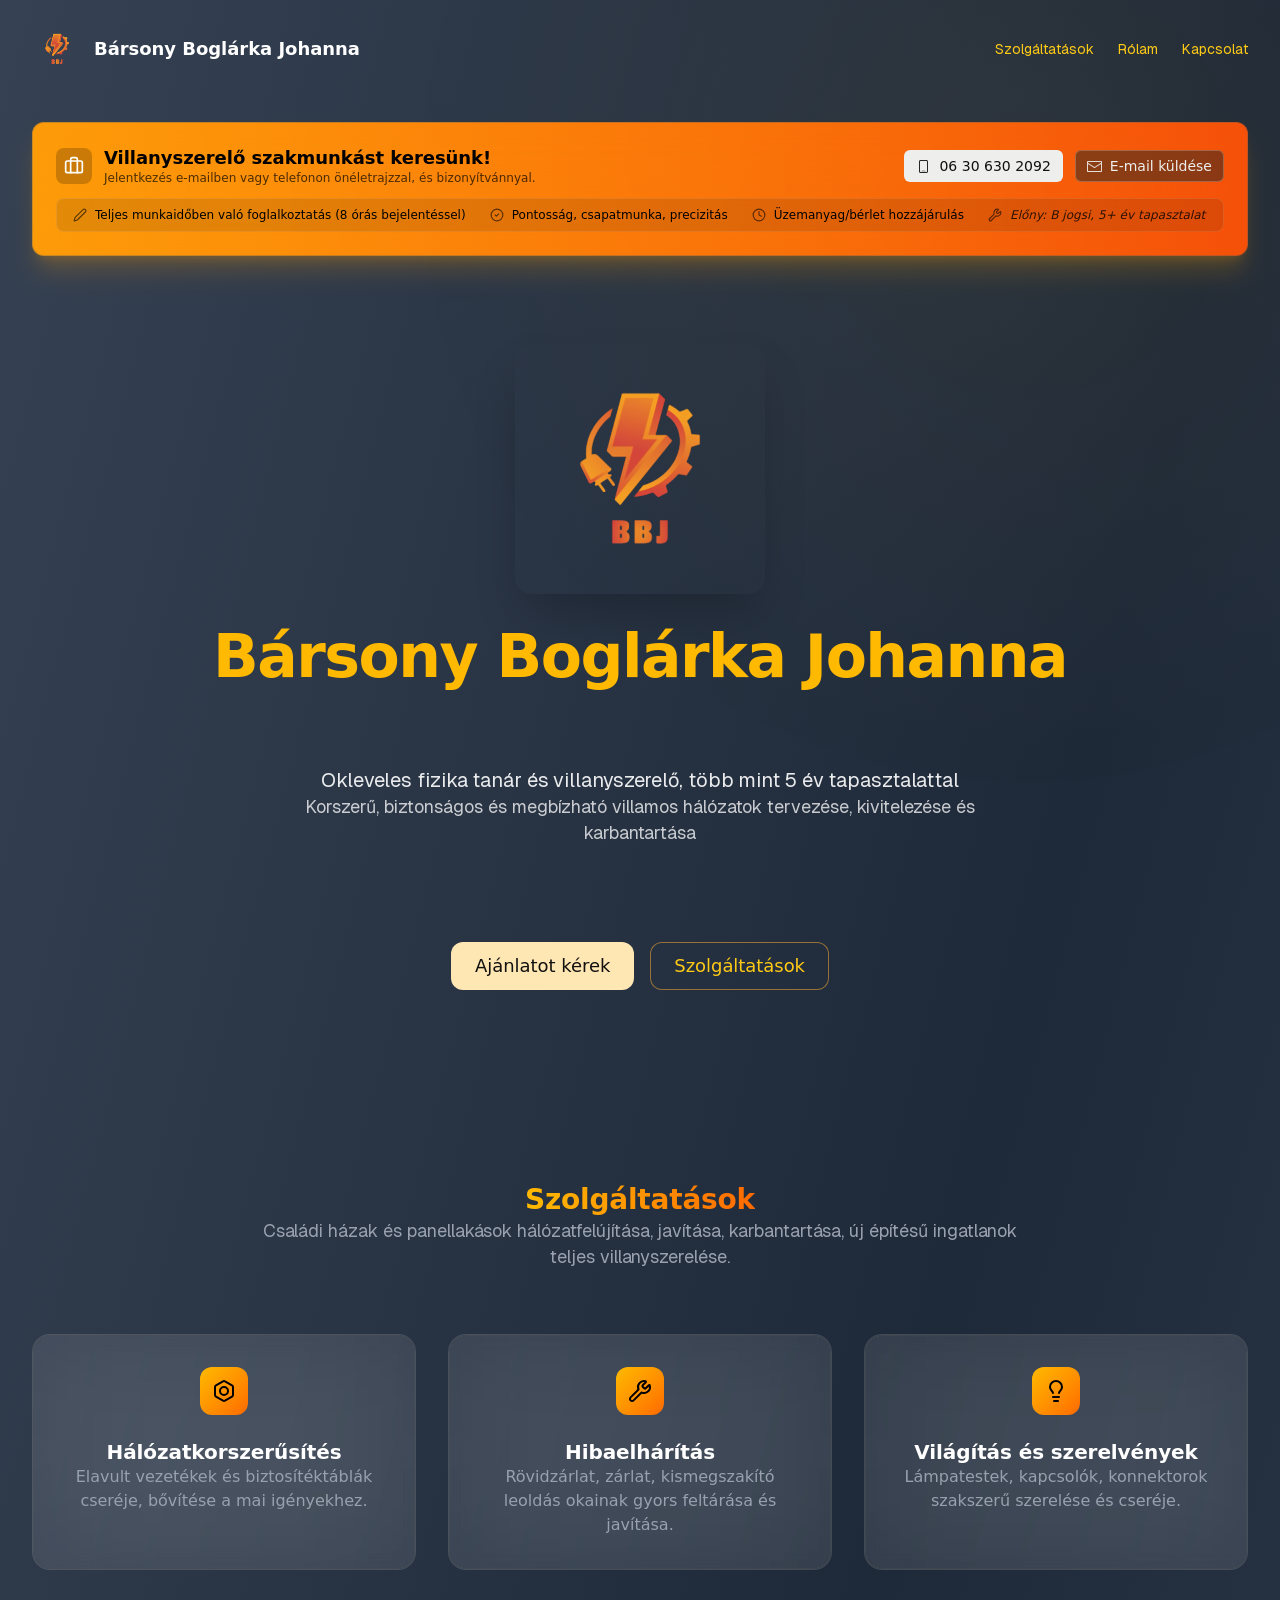
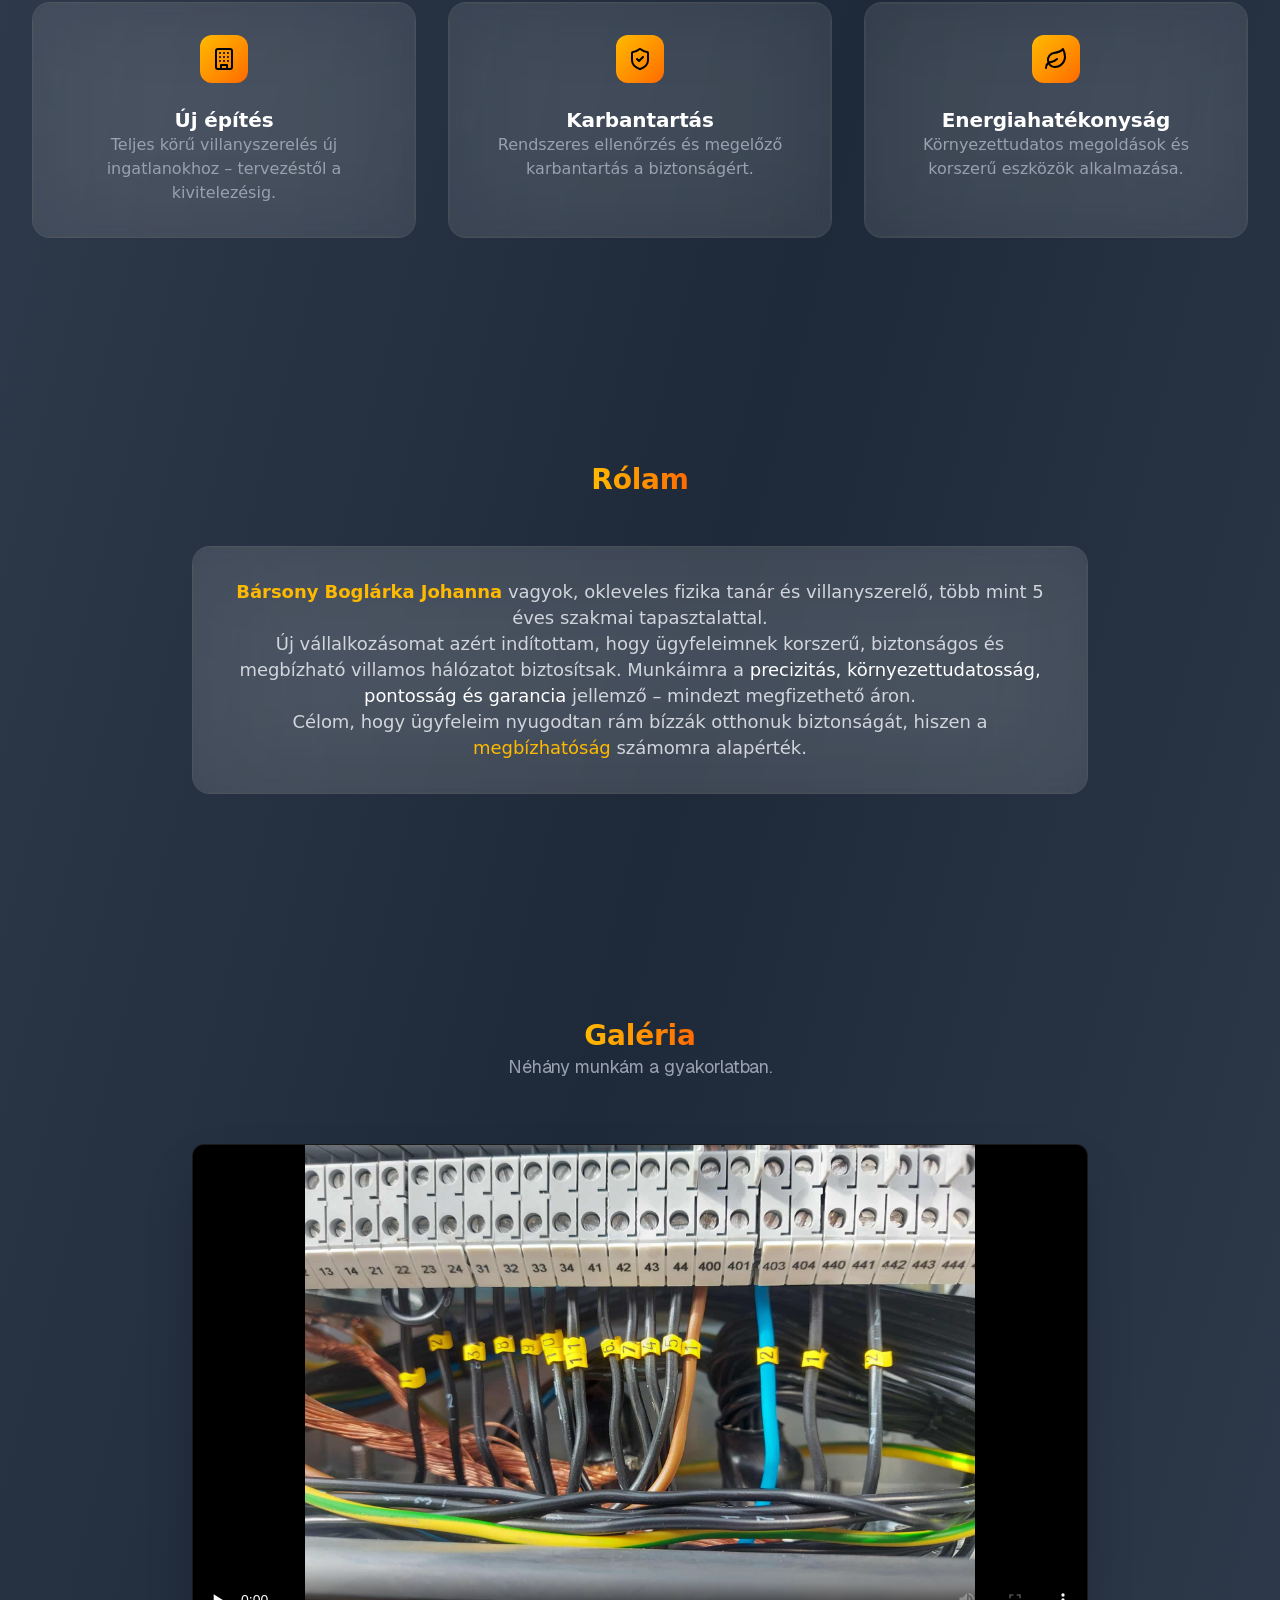
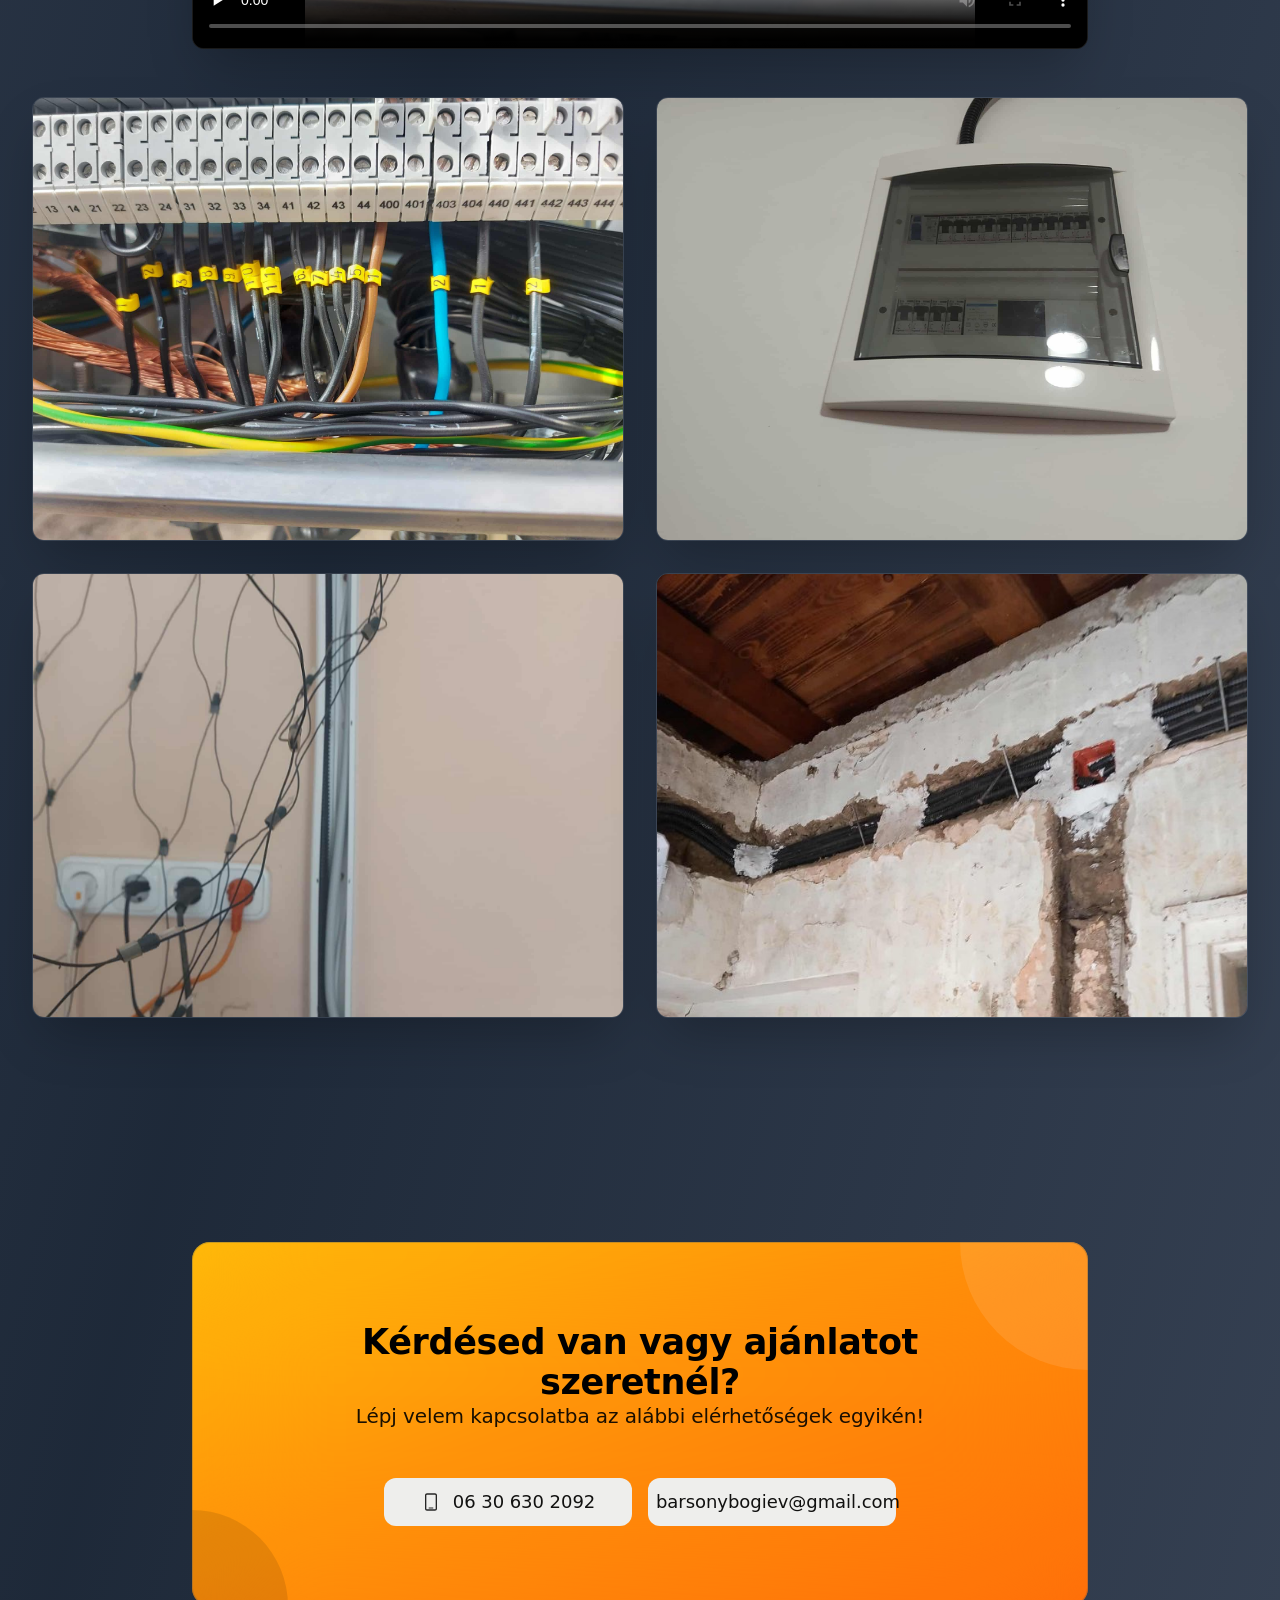
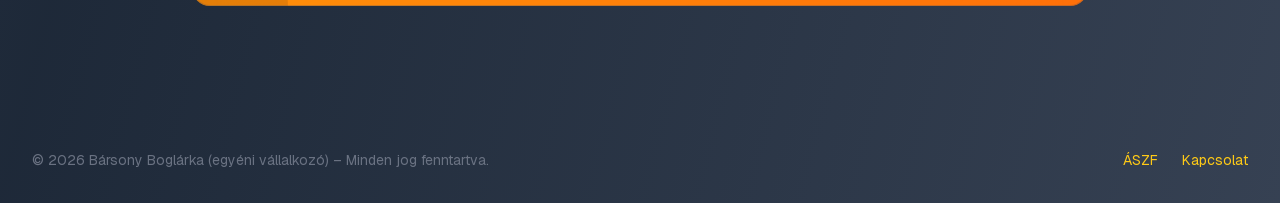
<file: index.html>
<!DOCTYPE html><!--lEEd3sqG_CyUjcOvS0Wcn--><html lang="hu"><head><meta charSet="utf-8"/><meta name="viewport" content="width=device-width, initial-scale=1"/><link rel="preload" href="./_next/static/media/797e433ab948586e-s.p.dbea232f.woff2" as="font" crossorigin="" type="font/woff2"/><link rel="preload" href="./_next/static/media/caa3a2e1cccd8315-s.p.853070df.woff2" as="font" crossorigin="" type="font/woff2"/><link rel="preload" as="image" href="./logo.png"/><link rel="stylesheet" href="./_next/static/chunks/2473c16c0c2f6b5f.css" data-precedence="next"/><link rel="stylesheet" href="./_next/static/chunks/5fb2533fa7dc5a53.css" data-precedence="next"/><link rel="stylesheet" href="./_next/static/chunks/1904e5cf0aed4ab3.css" data-precedence="next"/><link rel="preload" as="script" fetchPriority="low" href="./_next/static/chunks/fe3f2450291aa430.js"/><script src="./_next/static/chunks/5592d58f8ed7c8fb.js" async=""></script><script src="./_next/static/chunks/ea7ab0dba7b47d7c.js" async=""></script><script src="./_next/static/chunks/turbopack-44ceb4f3a45dde82.js" async=""></script><script src="./_next/static/chunks/c2971347e5d57a56.js" async=""></script><script src="./_next/static/chunks/ff1a16fafef87110.js" async=""></script><script src="./_next/static/chunks/7dd66bdf8a7e5707.js" async=""></script><script src="./_next/static/chunks/4fcaf8c2a7d2dfb4.js" async=""></script><meta name="next-size-adjust" content=""/><title>Bársony Boglárka Johanna – Villanyszerelő</title><meta name="description" content="Okleveles fizika tanár és villanyszerelő. Korszerű, biztonságos és megbízható villamos hálózatok tervezése, kivitelezése és karbantartása 5+ év tapasztalattal."/><link rel="icon" href="/favicon.ico?favicon.98427d42.ico" sizes="48x48" type="image/x-icon"/><script src="./_next/static/chunks/a6dad97d9634a72d.js" noModule=""></script></head><body class="geist_a71539c9-module__T19VSG__variable geist_mono_8d43a2aa-module__8Li5zG__variable antialiased"><div hidden=""><!--$--><!--/$--></div><div data-is-root-theme="true" data-accent-color="amber" data-gray-color="sand" data-has-background="true" data-panel-background="translucent" data-radius="large" data-scaling="100%" class="radix-themes dark"><div class="min-h-screen flex flex-col font-sans bg-gradient-to-br from-gray-700 via-gray-800 to-gray-700 text-white relative overflow-x-hidden"><div class="fixed inset-0 bg-[radial-gradient(circle_at_80%_20%,rgba(251,191,36,0.05),transparent_50%)] pointer-events-none"></div><header class="w-full relative z-10"><div class="max-w-7xl mx-auto px-6 sm:px-8 py-6"><div class="rt-Flex rt-r-ai-center rt-r-jc-space-between"><div class="rt-Flex rt-r-ai-center rt-r-gap-3"><img alt="Logó" width="50" height="50" decoding="async" data-nimg="1" class="rounded-md" style="color:transparent" src="./logo.png"/><h1 class="rt-Heading rt-r-size-4">Bársony Boglárka Johanna</h1></div><nav class="hidden sm:flex gap-6 text-sm"><a data-accent-color="" href="#szolgaltatasok" class="rt-Text rt-reset rt-Link rt-underline-auto">Szolgáltatások</a><a data-accent-color="" href="#rolam" class="rt-Text rt-reset rt-Link rt-underline-auto">Rólam</a><a data-accent-color="" href="#kapcsolat" class="rt-Text rt-reset rt-Link rt-underline-auto">Kapcsolat</a></nav></div></div></header><main class="flex-1 relative z-10"><section class="w-full pt-6 pb-2"><div class="max-w-7xl mx-auto px-6 sm:px-8"><div class="rt-reset rt-BaseCard rt-Card rt-r-size-2 rt-variant-surface relative overflow-hidden border-none bg-gradient-to-r from-amber-500 to-orange-600 shadow-xl shadow-amber-500/20"><div class="rt-Flex rt-r-fd-column rt-r-gap-3 p-2"><div class="rt-Flex rt-r-ai-center rt-r-jc-space-between rt-r-fw-wrap rt-r-gap-4"><div class="rt-Flex rt-r-ai-center rt-r-gap-3"><div class="p-2 bg-black/20 rounded-lg backdrop-blur-md"><svg xmlns="http://www.w3.org/2000/svg" width="20" height="20" viewBox="0 0 24 24" fill="none" stroke="currentColor" stroke-width="2" stroke-linecap="round" stroke-linejoin="round" class="lucide lucide-briefcase text-white" aria-hidden="true"><path d="M16 20V4a2 2 0 0 0-2-2h-4a2 2 0 0 0-2 2v16"></path><rect width="20" height="14" x="2" y="6" rx="2"></rect></svg></div><div><h1 class="rt-Heading rt-r-size-4 text-black font-bold">Villanyszerelő szakmunkást keresünk!</h1><p class="rt-Text rt-r-size-1 text-black/70 font-medium">Jelentkezés e-mailben vagy telefonon önéletrajzzal, és bizonyítvánnyal.</p></div></div><div class="rt-Flex rt-r-ai-center rt-r-gap-3"><a href="tel:+36306302092" class="rt-reset rt-BaseButton rt-r-size-2 rt-variant-solid rt-high-contrast rt-Button hover:scale-105 transition-all shadow-md flex items-center gap-2" data-accent-color="gray"><svg width="15" height="15" viewBox="0 0 15 15" fill="none" xmlns="http://www.w3.org/2000/svg"><path d="M4 2.5C4 2.22386 4.22386 2 4.5 2H10.5C10.7761 2 11 2.22386 11 2.5V12.5C11 12.7761 10.7761 13 10.5 13H4.5C4.22386 13 4 12.7761 4 12.5V2.5ZM4.5 1C3.67157 1 3 1.67157 3 2.5V12.5C3 13.3284 3.67157 14 4.5 14H10.5C11.3284 14 12 13.3284 12 12.5V2.5C12 1.67157 11.3284 1 10.5 1H4.5ZM6 11.65C5.8067 11.65 5.65 11.8067 5.65 12C5.65 12.1933 5.8067 12.35 6 12.35H9C9.1933 12.35 9.35 12.1933 9.35 12C9.35 11.8067 9.1933 11.65 9 11.65H6Z" fill="currentColor" fill-rule="evenodd" clip-rule="evenodd"></path></svg> 06 30 630 2092</a><a href="mailto:barsonybogiev@gmail.com" class="rt-reset rt-BaseButton rt-r-size-2 rt-variant-surface rt-high-contrast rt-Button hover:bg-black/10 transition-all px-3 flex items-center gap-2 text-xs font-bold" data-accent-color="gray"><svg width="15" height="15" viewBox="0 0 15 15" fill="none" xmlns="http://www.w3.org/2000/svg"><path d="M1 2C0.447715 2 0 2.44772 0 3V12C0 12.5523 0.447715 13 1 13H14C14.5523 13 15 12.5523 15 12V3C15 2.44772 14.5523 2 14 2H1ZM1 3L14 3V3.92494C13.9174 3.92486 13.8338 3.94751 13.7589 3.99505L7.5 7.96703L1.24112 3.99505C1.16621 3.94751 1.0826 3.92486 1 3.92494V3ZM1 4.90797V12H14V4.90797L7.74112 8.87995C7.59394 8.97335 7.40606 8.97335 7.25888 8.87995L1 4.90797Z" fill="currentColor" fill-rule="evenodd" clip-rule="evenodd"></path></svg> E-mail küldése</a></div></div><div class="flex flex-wrap items-center gap-x-6 gap-y-2 py-2 px-4 bg-black/10 rounded-lg border border-white/10"><div class="rt-Flex rt-r-ai-center rt-r-gap-2"><svg xmlns="http://www.w3.org/2000/svg" width="14" height="14" viewBox="0 0 24 24" fill="none" stroke="currentColor" stroke-width="2" stroke-linecap="round" stroke-linejoin="round" class="lucide lucide-pen text-black/60" aria-hidden="true"><path d="M21.174 6.812a1 1 0 0 0-3.986-3.987L3.842 16.174a2 2 0 0 0-.5.83l-1.321 4.352a.5.5 0 0 0 .623.622l4.353-1.32a2 2 0 0 0 .83-.497z"></path></svg><span class="rt-Text rt-r-size-1 text-black font-medium">Teljes munkaidőben való foglalkoztatás (8 órás bejelentéssel)</span></div><div class="rt-Flex rt-r-ai-center rt-r-gap-2"><svg xmlns="http://www.w3.org/2000/svg" width="14" height="14" viewBox="0 0 24 24" fill="none" stroke="currentColor" stroke-width="2" stroke-linecap="round" stroke-linejoin="round" class="lucide lucide-circle-check text-black/60" aria-hidden="true"><circle cx="12" cy="12" r="10"></circle><path d="m9 12 2 2 4-4"></path></svg><span class="rt-Text rt-r-size-1 text-black font-medium">Pontosság, csapatmunka, precizitás</span></div><div class="rt-Flex rt-r-ai-center rt-r-gap-2"><svg xmlns="http://www.w3.org/2000/svg" width="14" height="14" viewBox="0 0 24 24" fill="none" stroke="currentColor" stroke-width="2" stroke-linecap="round" stroke-linejoin="round" class="lucide lucide-clock text-black/60" aria-hidden="true"><path d="M12 6v6l4 2"></path><circle cx="12" cy="12" r="10"></circle></svg><span class="rt-Text rt-r-size-1 text-black font-medium">Üzemanyag/bérlet hozzájárulás</span></div><div class="rt-Flex rt-r-ai-center rt-r-gap-2"><svg xmlns="http://www.w3.org/2000/svg" width="14" height="14" viewBox="0 0 24 24" fill="none" stroke="currentColor" stroke-width="2" stroke-linecap="round" stroke-linejoin="round" class="lucide lucide-wrench text-black/60" aria-hidden="true"><path d="M14.7 6.3a1 1 0 0 0 0 1.4l1.6 1.6a1 1 0 0 0 1.4 0l3.106-3.105c.32-.322.863-.22.983.218a6 6 0 0 1-8.259 7.057l-7.91 7.91a1 1 0 0 1-2.999-3l7.91-7.91a6 6 0 0 1 7.057-8.259c.438.12.54.662.219.984z"></path></svg><span class="rt-Text rt-r-size-1 text-black/80 italic font-medium">Előny: B jogsi, 5+ év tapasztalat</span></div></div></div></div></div></section><section class="w-full relative"><div class="relative w-full py-16 sm:py-20"><div class="max-w-7xl mx-auto px-6 sm:px-8"><div class="flex flex-col items-center justify-center text-center"><div class="flex justify-center"><img alt="Logó" loading="lazy" width="250" height="250" decoding="async" data-nimg="1" class="rounded-2xl shadow-2xl" style="color:transparent" src="./logo.png"/></div><div class="max-w-4xl mt-6 sm:mt-8"><h1 class="rt-Heading rt-r-size-9 block text-amber-400">Bársony Boglárka Johanna</h1></div><div class="max-w-4xl mt-20"><div class="space-y-6"><p class="rt-Text rt-r-size-5 text-white/90 leading-relaxed max-w-3xl mx-auto">Okleveles fizika tanár és villanyszerelő, több mint 5 év tapasztalattal</p><p class="rt-Text rt-r-size-4 text-white/75 leading-relaxed max-w-2xl mx-auto">Korszerű, biztonságos és megbízható villamos hálózatok tervezése, kivitelezése és karbantartása</p></div></div><div class="flex flex-col sm:flex-row gap-4 justify-center items-center w-full max-w-md mt-20 sm:mt-24"><a href="#kapcsolat" class="rt-reset rt-BaseButton rt-r-size-4 rt-variant-solid rt-high-contrast rt-Button shadow-lg hover:shadow-xl transition-all w-full flex items-center justify-center" data-accent-color="amber">Ajánlatot kérek</a><a href="#szolgaltatasok" class="rt-reset rt-BaseButton rt-r-size-4 rt-variant-outline rt-Button border-white/20 text-white hover:bg-white/10 transition-all w-full flex items-center justify-center" data-accent-color="">Szolgáltatások</a></div></div></div></div></section><section id="szolgaltatasok" class="w-full"><div class="w-full py-20 sm:py-28"><div class="max-w-7xl mx-auto px-6 sm:px-8"><div class="flex flex-col items-center text-center mb-16 space-y-6"><h2 class="rt-Heading rt-r-size-7"><span class="text-transparent bg-clip-text bg-gradient-to-r from-amber-400 to-orange-500">Szolgáltatások</span></h2><p class="rt-Text rt-r-size-4 text-gray-400 max-w-3xl leading-relaxed">Családi házak és panellakások hálózatfelújítása, javítása, karbantartása, új építésű ingatlanok teljes villanyszerelése.</p></div><div class="grid grid-cols-1 md:grid-cols-2 lg:grid-cols-3 gap-8 justify-items-center"><div class="rt-reset rt-BaseCard rt-Card rt-r-size-4 rt-variant-surface w-full max-w-sm h-full flex flex-col items-center text-center hover:shadow-xl hover:-translate-y-1 transition-all duration-300 group border border-white/10 bg-white/[0.06] backdrop-blur-sm p-6"><div class="flex justify-center mb-6"><div class="w-12 h-12 bg-gradient-to-br from-amber-400 to-orange-500 rounded-xl flex items-center justify-center text-black group-hover:scale-110 transition-transform duration-300"><svg xmlns="http://www.w3.org/2000/svg" width="24" height="24" viewBox="0 0 24 24" fill="none" stroke="currentColor" stroke-width="2" stroke-linecap="round" stroke-linejoin="round" class="lucide lucide-bolt" aria-hidden="true"><path d="M21 16V8a2 2 0 0 0-1-1.73l-7-4a2 2 0 0 0-2 0l-7 4A2 2 0 0 0 3 8v8a2 2 0 0 0 1 1.73l7 4a2 2 0 0 0 2 0l7-4A2 2 0 0 0 21 16z"></path><circle cx="12" cy="12" r="4"></circle></svg></div></div><h3 class="rt-Heading rt-r-size-5 mb-4 text-white text-center">Hálózatkorszerűsítés</h3><p class="rt-Text rt-r-size-3 text-gray-400 leading-relaxed text-center">Elavult vezetékek és biztosítéktáblák cseréje, bővítése a mai igényekhez.</p></div><div class="rt-reset rt-BaseCard rt-Card rt-r-size-4 rt-variant-surface w-full max-w-sm h-full flex flex-col items-center text-center hover:shadow-xl hover:-translate-y-1 transition-all duration-300 group border border-white/10 bg-white/[0.06] backdrop-blur-sm p-6"><div class="flex justify-center mb-6"><div class="w-12 h-12 bg-gradient-to-br from-amber-400 to-orange-500 rounded-xl flex items-center justify-center text-black group-hover:scale-110 transition-transform duration-300"><svg xmlns="http://www.w3.org/2000/svg" width="24" height="24" viewBox="0 0 24 24" fill="none" stroke="currentColor" stroke-width="2" stroke-linecap="round" stroke-linejoin="round" class="lucide lucide-wrench" aria-hidden="true"><path d="M14.7 6.3a1 1 0 0 0 0 1.4l1.6 1.6a1 1 0 0 0 1.4 0l3.106-3.105c.32-.322.863-.22.983.218a6 6 0 0 1-8.259 7.057l-7.91 7.91a1 1 0 0 1-2.999-3l7.91-7.91a6 6 0 0 1 7.057-8.259c.438.12.54.662.219.984z"></path></svg></div></div><h3 class="rt-Heading rt-r-size-5 mb-4 text-white text-center">Hibaelhárítás</h3><p class="rt-Text rt-r-size-3 text-gray-400 leading-relaxed text-center">Rövidzárlat, zárlat, kismegszakító leoldás okainak gyors feltárása és javítása.</p></div><div class="rt-reset rt-BaseCard rt-Card rt-r-size-4 rt-variant-surface w-full max-w-sm h-full flex flex-col items-center text-center hover:shadow-xl hover:-translate-y-1 transition-all duration-300 group border border-white/10 bg-white/[0.06] backdrop-blur-sm p-6"><div class="flex justify-center mb-6"><div class="w-12 h-12 bg-gradient-to-br from-amber-400 to-orange-500 rounded-xl flex items-center justify-center text-black group-hover:scale-110 transition-transform duration-300"><svg xmlns="http://www.w3.org/2000/svg" width="24" height="24" viewBox="0 0 24 24" fill="none" stroke="currentColor" stroke-width="2" stroke-linecap="round" stroke-linejoin="round" class="lucide lucide-lightbulb" aria-hidden="true"><path d="M15 14c.2-1 .7-1.7 1.5-2.5 1-.9 1.5-2.2 1.5-3.5A6 6 0 0 0 6 8c0 1 .2 2.2 1.5 3.5.7.7 1.3 1.5 1.5 2.5"></path><path d="M9 18h6"></path><path d="M10 22h4"></path></svg></div></div><h3 class="rt-Heading rt-r-size-5 mb-4 text-white text-center">Világítás és szerelvények</h3><p class="rt-Text rt-r-size-3 text-gray-400 leading-relaxed text-center">Lámpatestek, kapcsolók, konnektorok szakszerű szerelése és cseréje.</p></div><div class="rt-reset rt-BaseCard rt-Card rt-r-size-4 rt-variant-surface w-full max-w-sm h-full flex flex-col items-center text-center hover:shadow-xl hover:-translate-y-1 transition-all duration-300 group border border-white/10 bg-white/[0.06] backdrop-blur-sm p-6"><div class="flex justify-center mb-6"><div class="w-12 h-12 bg-gradient-to-br from-amber-400 to-orange-500 rounded-xl flex items-center justify-center text-black group-hover:scale-110 transition-transform duration-300"><svg xmlns="http://www.w3.org/2000/svg" width="24" height="24" viewBox="0 0 24 24" fill="none" stroke="currentColor" stroke-width="2" stroke-linecap="round" stroke-linejoin="round" class="lucide lucide-building" aria-hidden="true"><rect width="16" height="20" x="4" y="2" rx="2" ry="2"></rect><path d="M9 22v-4h6v4"></path><path d="M8 6h.01"></path><path d="M16 6h.01"></path><path d="M12 6h.01"></path><path d="M12 10h.01"></path><path d="M12 14h.01"></path><path d="M16 10h.01"></path><path d="M16 14h.01"></path><path d="M8 10h.01"></path><path d="M8 14h.01"></path></svg></div></div><h3 class="rt-Heading rt-r-size-5 mb-4 text-white text-center">Új építés</h3><p class="rt-Text rt-r-size-3 text-gray-400 leading-relaxed text-center">Teljes körű villanyszerelés új ingatlanokhoz – tervezéstől a kivitelezésig.</p></div><div class="rt-reset rt-BaseCard rt-Card rt-r-size-4 rt-variant-surface w-full max-w-sm h-full flex flex-col items-center text-center hover:shadow-xl hover:-translate-y-1 transition-all duration-300 group border border-white/10 bg-white/[0.06] backdrop-blur-sm p-6"><div class="flex justify-center mb-6"><div class="w-12 h-12 bg-gradient-to-br from-amber-400 to-orange-500 rounded-xl flex items-center justify-center text-black group-hover:scale-110 transition-transform duration-300"><svg xmlns="http://www.w3.org/2000/svg" width="24" height="24" viewBox="0 0 24 24" fill="none" stroke="currentColor" stroke-width="2" stroke-linecap="round" stroke-linejoin="round" class="lucide lucide-shield-check" aria-hidden="true"><path d="M20 13c0 5-3.5 7.5-7.66 8.95a1 1 0 0 1-.67-.01C7.5 20.5 4 18 4 13V6a1 1 0 0 1 1-1c2 0 4.5-1.2 6.24-2.72a1.17 1.17 0 0 1 1.52 0C14.51 3.81 17 5 19 5a1 1 0 0 1 1 1z"></path><path d="m9 12 2 2 4-4"></path></svg></div></div><h3 class="rt-Heading rt-r-size-5 mb-4 text-white text-center">Karbantartás</h3><p class="rt-Text rt-r-size-3 text-gray-400 leading-relaxed text-center">Rendszeres ellenőrzés és megelőző karbantartás a biztonságért.</p></div><div class="rt-reset rt-BaseCard rt-Card rt-r-size-4 rt-variant-surface w-full max-w-sm h-full flex flex-col items-center text-center hover:shadow-xl hover:-translate-y-1 transition-all duration-300 group border border-white/10 bg-white/[0.06] backdrop-blur-sm p-6"><div class="flex justify-center mb-6"><div class="w-12 h-12 bg-gradient-to-br from-amber-400 to-orange-500 rounded-xl flex items-center justify-center text-black group-hover:scale-110 transition-transform duration-300"><svg xmlns="http://www.w3.org/2000/svg" width="24" height="24" viewBox="0 0 24 24" fill="none" stroke="currentColor" stroke-width="2" stroke-linecap="round" stroke-linejoin="round" class="lucide lucide-leaf" aria-hidden="true"><path d="M11 20A7 7 0 0 1 9.8 6.1C15.5 5 17 4.48 19 2c1 2 2 4.18 2 8 0 5.5-4.78 10-10 10Z"></path><path d="M2 21c0-3 1.85-5.36 5.08-6C9.5 14.52 12 13 13 12"></path></svg></div></div><h3 class="rt-Heading rt-r-size-5 mb-4 text-white text-center">Energiahatékonyság</h3><p class="rt-Text rt-r-size-3 text-gray-400 leading-relaxed text-center">Környezettudatos megoldások és korszerű eszközök alkalmazása.</p></div></div></div></div></section><section id="rolam" class="w-full relative"><div class="relative w-full py-20 sm:py-28"><div class="max-w-5xl mx-auto px-6 sm:px-8"><div class="flex flex-col items-center"><div class="text-center mb-12"><h2 class="rt-Heading rt-r-size-7 mb-6"><span class="text-transparent bg-clip-text bg-gradient-to-r from-amber-400 to-orange-500">Rólam</span></h2></div><div class="w-full max-w-4xl"><div class="rt-reset rt-BaseCard rt-Card rt-r-size-4 rt-variant-surface bg-white/[0.08] border border-white/10 backdrop-blur-sm"><div class="space-y-8 text-gray-300 text-center"><p class="rt-Text rt-r-size-4 leading-relaxed"><span class="text-amber-400 font-semibold">Bársony Boglárka Johanna</span> vagyok, okleveles fizika tanár és villanyszerelő, több mint 5 éves szakmai tapasztalattal.</p><p class="rt-Text rt-r-size-4 leading-relaxed">Új vállalkozásomat azért indítottam, hogy ügyfeleimnek korszerű, biztonságos és megbízható villamos hálózatot biztosítsak. Munkáimra a <span class="text-white font-medium">precizitás, környezettudatosság, pontosság és garancia</span> jellemző – mindezt megfizethető áron.</p><p class="rt-Text rt-r-size-4 leading-relaxed">Célom, hogy ügyfeleim nyugodtan rám bízzák otthonuk biztonságát, hiszen a <span class="text-amber-400 font-medium">megbízhatóság</span> számomra alapérték.</p></div></div></div></div></div></div></section><section class="w-full"><div class="w-full py-20 sm:py-28"><div class="max-w-7xl mx-auto px-6 sm:px-8"><div class="flex flex-col items-center text-center mb-16 space-y-6"><h2 class="rt-Heading rt-r-size-7"><span class="text-transparent bg-clip-text bg-gradient-to-r from-amber-400 to-orange-500">Galéria</span></h2><p class="rt-Text rt-r-size-4 text-gray-400 max-w-3xl leading-relaxed">Néhány munkám a gyakorlatban.</p></div><div class="mb-12 max-w-4xl mx-auto"><div class="relative rounded-xl overflow-hidden shadow-2xl border border-white/10 bg-black"><div class="relative w-full" style="padding-bottom:56.25%"><video controls="" class="absolute inset-0 w-full h-full object-contain" preload="none" poster="./assets/1000001049.jpg"><source src="./assets/1000001054.mp4" type="video/mp4"/>A böngésződ nem támogatja a videó lejátszását.</video></div></div></div><div class="grid grid-cols-1 md:grid-cols-2 gap-8"><div class="relative rounded-xl overflow-hidden shadow-2xl border border-white/10"><div class="relative w-full" style="padding-bottom:75%"><img alt="Villanyszerelési munka 1" loading="lazy" decoding="async" data-nimg="fill" class="object-cover hover:scale-105 transition-transform duration-300" style="position:absolute;height:100%;width:100%;left:0;top:0;right:0;bottom:0;color:transparent" src="./assets/1000001049.jpg"/></div></div><div class="relative rounded-xl overflow-hidden shadow-2xl border border-white/10"><div class="relative w-full" style="padding-bottom:75%"><img alt="Villanyszerelési munka 2" loading="lazy" decoding="async" data-nimg="fill" class="object-cover hover:scale-105 transition-transform duration-300" style="position:absolute;height:100%;width:100%;left:0;top:0;right:0;bottom:0;color:transparent" src="./assets/1000001050.jpg"/></div></div><div class="relative rounded-xl overflow-hidden shadow-2xl border border-white/10"><div class="relative w-full" style="padding-bottom:75%"><img alt="Villanyszerelési munka 3" loading="lazy" decoding="async" data-nimg="fill" class="object-cover hover:scale-105 transition-transform duration-300" style="position:absolute;height:100%;width:100%;left:0;top:0;right:0;bottom:0;color:transparent" src="./assets/1000001052.jpg"/></div></div><div class="relative rounded-xl overflow-hidden shadow-2xl border border-white/10"><div class="relative w-full" style="padding-bottom:75%"><img alt="Villanyszerelési munka 4" loading="lazy" decoding="async" data-nimg="fill" class="object-cover hover:scale-105 transition-transform duration-300" style="position:absolute;height:100%;width:100%;left:0;top:0;right:0;bottom:0;color:transparent" src="./assets/1000001053.jpg"/></div></div></div></div></div></section><section id="kapcsolat" class="w-full"><div class="w-full py-20 sm:py-28"><div class="max-w-5xl mx-auto px-6 sm:px-8"><div class="flex justify-center"><div class="rt-reset rt-BaseCard rt-Card rt-r-size-4 rt-variant-surface w-full max-w-4xl bg-gradient-to-br from-amber-400 via-orange-400 to-orange-500 text-black relative overflow-hidden"><div class="absolute top-0 right-0 w-64 h-64 bg-white/10 rounded-full -translate-y-32 translate-x-32"></div><div class="absolute bottom-0 left-0 w-48 h-48 bg-black/10 rounded-full translate-y-24 -translate-x-24"></div><div class="relative p-8 md:p-12"><div class="flex flex-col items-center text-center space-y-8"><h1 class="rt-Heading rt-r-size-8 font-bold">Kérdésed van vagy ajánlatot szeretnél?</h1><p class="rt-Text rt-r-size-5 opacity-90 leading-relaxed max-w-2xl">Lépj velem kapcsolatba az alábbi elérhetőségek egyikén!</p><div class="grid grid-cols-1 sm:grid-cols-2 gap-4 w-full max-w-lg mt-12"><a href="tel:+36306302092" class="rt-reset rt-BaseButton rt-r-size-4 rt-variant-solid rt-high-contrast rt-Button w-full shadow-lg hover:shadow-xl transition-all flex items-center justify-center gap-3" data-accent-color="gray"><svg width="15" height="15" viewBox="0 0 15 15" fill="none" xmlns="http://www.w3.org/2000/svg" class="w-5 h-5"><path d="M4 2.5C4 2.22386 4.22386 2 4.5 2H10.5C10.7761 2 11 2.22386 11 2.5V12.5C11 12.7761 10.7761 13 10.5 13H4.5C4.22386 13 4 12.7761 4 12.5V2.5ZM4.5 1C3.67157 1 3 1.67157 3 2.5V12.5C3 13.3284 3.67157 14 4.5 14H10.5C11.3284 14 12 13.3284 12 12.5V2.5C12 1.67157 11.3284 1 10.5 1H4.5ZM6 11.65C5.8067 11.65 5.65 11.8067 5.65 12C5.65 12.1933 5.8067 12.35 6 12.35H9C9.1933 12.35 9.35 12.1933 9.35 12C9.35 11.8067 9.1933 11.65 9 11.65H6Z" fill="currentColor" fill-rule="evenodd" clip-rule="evenodd"></path></svg> 06 30 630 2092</a><a href="mailto:barsonybogiev@gmail.com" class="rt-reset rt-BaseButton rt-r-size-4 rt-variant-solid rt-high-contrast rt-Button w-full shadow-lg hover:shadow-xl transition-all flex items-center justify-center gap-3" data-accent-color="gray"><svg width="15" height="15" viewBox="0 0 15 15" fill="none" xmlns="http://www.w3.org/2000/svg" class="w-5 h-5"><path d="M1 2C0.447715 2 0 2.44772 0 3V12C0 12.5523 0.447715 13 1 13H14C14.5523 13 15 12.5523 15 12V3C15 2.44772 14.5523 2 14 2H1ZM1 3L14 3V3.92494C13.9174 3.92486 13.8338 3.94751 13.7589 3.99505L7.5 7.96703L1.24112 3.99505C1.16621 3.94751 1.0826 3.92486 1 3.92494V3ZM1 4.90797V12H14V4.90797L7.74112 8.87995C7.59394 8.97335 7.40606 8.97335 7.25888 8.87995L1 4.90797Z" fill="currentColor" fill-rule="evenodd" clip-rule="evenodd"></path></svg>barsonybogiev@gmail.com</a></div></div></div></div></div></div></div></section></main><footer class="w-full relative z-10"><div class="max-w-7xl mx-auto px-6 sm:px-8 py-8"><div class="flex flex-col sm:flex-row items-center justify-between gap-4 text-sm"><div class="flex justify-center sm:justify-start"><span class="rt-Text text-gray-500 text-center">© <!-- -->2026<!-- --> Bársony Boglárka (egyéni vállalkozó) – Minden jog fenntartva.</span></div><div class="flex items-center justify-center gap-6"><a data-accent-color="" href="./aszf.docx" target="_blank" rel="noopener noreferrer" class="rt-Text rt-reset rt-Link rt-underline-auto text-gray-500 hover:text-white transition-colors">ÁSZF</a><a data-accent-color="" href="#kapcsolat" class="rt-Text rt-reset rt-Link rt-underline-auto text-gray-500 hover:text-white transition-colors">Kapcsolat</a></div></div></div></footer></div><!--$--><!--/$--></div><script src="./_next/static/chunks/fe3f2450291aa430.js" id="_R_" async=""></script><script>(self.__next_f=self.__next_f||[]).push([0])</script><script>self.__next_f.push([1,"1:\"$Sreact.fragment\"\n2:I[74547,[\"./_next/static/chunks/c2971347e5d57a56.js\"],\"Theme\"]\n3:I[39756,[\"./_next/static/chunks/ff1a16fafef87110.js\",\"./_next/static/chunks/7dd66bdf8a7e5707.js\"],\"default\"]\n4:I[37457,[\"./_next/static/chunks/ff1a16fafef87110.js\",\"./_next/static/chunks/7dd66bdf8a7e5707.js\"],\"default\"]\n5:I[5500,[\"./_next/static/chunks/c2971347e5d57a56.js\",\"./_next/static/chunks/4fcaf8c2a7d2dfb4.js\"],\"Image\"]\n14:I[68027,[\"./_next/static/chunks/c2971347e5d57a56.js\"],\"default\"]\n:HL[\"./_next/static/chunks/2473c16c0c2f6b5f.css\",\"style\"]\n:HL[\"./_next/static/chunks/5fb2533fa7dc5a53.css\",\"style\"]\n:HL[\"./_next/static/chunks/1904e5cf0aed4ab3.css\",\"style\"]\n:HL[\"./_next/static/media/797e433ab948586e-s.p.dbea232f.woff2\",\"font\",{\"crossOrigin\":\"\",\"type\":\"font/woff2\"}]\n:HL[\"./_next/static/media/caa3a2e1cccd8315-s.p.853070df.woff2\",\"font\",{\"crossOrigin\":\"\",\"type\":\"font/woff2\"}]\n"])</script><script>self.__next_f.push([1,"0:{\"P\":null,\"b\":\"lEEd3sqG_CyUjcOvS0Wcn\",\"p\":\".\",\"c\":[\"\",\"\"],\"i\":false,\"f\":[[[\"\",{\"children\":[\"__PAGE__\",{}]},\"$undefined\",\"$undefined\",true],[\"\",[\"$\",\"$1\",\"c\",{\"children\":[[[\"$\",\"link\",\"0\",{\"rel\":\"stylesheet\",\"href\":\"./_next/static/chunks/2473c16c0c2f6b5f.css\",\"precedence\":\"next\",\"crossOrigin\":\"$undefined\",\"nonce\":\"$undefined\"}],[\"$\",\"link\",\"1\",{\"rel\":\"stylesheet\",\"href\":\"./_next/static/chunks/5fb2533fa7dc5a53.css\",\"precedence\":\"next\",\"crossOrigin\":\"$undefined\",\"nonce\":\"$undefined\"}],[\"$\",\"link\",\"2\",{\"rel\":\"stylesheet\",\"href\":\"./_next/static/chunks/1904e5cf0aed4ab3.css\",\"precedence\":\"next\",\"crossOrigin\":\"$undefined\",\"nonce\":\"$undefined\"}],[\"$\",\"script\",\"script-0\",{\"src\":\"./_next/static/chunks/c2971347e5d57a56.js\",\"async\":true,\"nonce\":\"$undefined\"}]],[\"$\",\"html\",null,{\"lang\":\"hu\",\"children\":[\"$\",\"body\",null,{\"className\":\"geist_a71539c9-module__T19VSG__variable geist_mono_8d43a2aa-module__8Li5zG__variable antialiased\",\"children\":[\"$\",\"$L2\",null,{\"appearance\":\"dark\",\"accentColor\":\"amber\",\"grayColor\":\"sand\",\"radius\":\"large\",\"scaling\":\"100%\",\"panelBackground\":\"translucent\",\"children\":[\"$\",\"$L3\",null,{\"parallelRouterKey\":\"children\",\"error\":\"$undefined\",\"errorStyles\":\"$undefined\",\"errorScripts\":\"$undefined\",\"template\":[\"$\",\"$L4\",null,{}],\"templateStyles\":\"$undefined\",\"templateScripts\":\"$undefined\",\"notFound\":[[[\"$\",\"title\",null,{\"children\":\"404: This page could not be found.\"}],[\"$\",\"div\",null,{\"style\":{\"fontFamily\":\"system-ui,\\\"Segoe UI\\\",Roboto,Helvetica,Arial,sans-serif,\\\"Apple Color Emoji\\\",\\\"Segoe UI Emoji\\\"\",\"height\":\"100vh\",\"textAlign\":\"center\",\"display\":\"flex\",\"flexDirection\":\"column\",\"alignItems\":\"center\",\"justifyContent\":\"center\"},\"children\":[\"$\",\"div\",null,{\"children\":[[\"$\",\"style\",null,{\"dangerouslySetInnerHTML\":{\"__html\":\"body{color:#000;background:#fff;margin:0}.next-error-h1{border-right:1px solid rgba(0,0,0,.3)}@media (prefers-color-scheme:dark){body{color:#fff;background:#000}.next-error-h1{border-right:1px solid rgba(255,255,255,.3)}}\"}}],[\"$\",\"h1\",null,{\"className\":\"next-error-h1\",\"style\":{\"display\":\"inline-block\",\"margin\":\"0 20px 0 0\",\"padding\":\"0 23px 0 0\",\"fontSize\":24,\"fontWeight\":500,\"verticalAlign\":\"top\",\"lineHeight\":\"49px\"},\"children\":404}],[\"$\",\"div\",null,{\"style\":{\"display\":\"inline-block\"},\"children\":[\"$\",\"h2\",null,{\"style\":{\"fontSize\":14,\"fontWeight\":400,\"lineHeight\":\"49px\",\"margin\":0},\"children\":\"This page could not be found.\"}]}]]}]}]],[]],\"forbidden\":\"$undefined\",\"unauthorized\":\"$undefined\"}]}]}]}]]}],{\"children\":[\"__PAGE__\",[\"$\",\"$1\",\"c\",{\"children\":[[\"$\",\"div\",null,{\"className\":\"min-h-screen flex flex-col font-sans bg-gradient-to-br from-gray-700 via-gray-800 to-gray-700 text-white relative overflow-x-hidden\",\"children\":[[\"$\",\"div\",null,{\"className\":\"fixed inset-0 bg-[radial-gradient(circle_at_80%_20%,rgba(251,191,36,0.05),transparent_50%)] pointer-events-none\"}],[\"$\",\"header\",null,{\"className\":\"w-full relative z-10\",\"children\":[\"$\",\"div\",null,{\"className\":\"max-w-7xl mx-auto px-6 sm:px-8 py-6\",\"children\":[\"$\",\"div\",null,{\"children\":[[\"$\",\"div\",null,{\"children\":[[\"$\",\"$L5\",null,{\"src\":\"./logo.png\",\"alt\":\"Logó\",\"width\":50,\"height\":50,\"className\":\"rounded-md\",\"priority\":true}],[\"$\",\"h1\",null,{\"children\":\"Bársony Boglárka Johanna\",\"data-accent-color\":\"$undefined\",\"style\":\"$undefined\",\"ref\":null,\"className\":\"rt-Heading rt-r-size-4\"}]],\"style\":\"$undefined\",\"ref\":\"$undefined\",\"className\":\"rt-Flex rt-r-ai-center rt-r-gap-3\"}],[\"$\",\"nav\",null,{\"className\":\"hidden sm:flex gap-6 text-sm\",\"children\":[[\"$\",\"a\",null,{\"children\":\"Szolgáltatások\",\"data-accent-color\":\"\",\"href\":\"#szolgaltatasok\",\"style\":\"$undefined\",\"ref\":null,\"className\":\"rt-Text rt-reset rt-Link rt-underline-auto\"}],[\"$\",\"a\",null,{\"children\":\"Rólam\",\"data-accent-color\":\"\",\"href\":\"#rolam\",\"style\":\"$undefined\",\"ref\":null,\"className\":\"rt-Text rt-reset rt-Link rt-underline-auto\"}],[\"$\",\"a\",null,{\"children\":\"Kapcsolat\",\"data-accent-color\":\"\",\"href\":\"#kapcsolat\",\"style\":\"$undefined\",\"ref\":null,\"className\":\"rt-Text rt-reset rt-Link rt-underline-auto\"}]]}]],\"style\":\"$undefined\",\"ref\":\"$undefined\",\"className\":\"rt-Flex rt-r-ai-center rt-r-jc-space-between\"}]}]}],[\"$\",\"main\",null,{\"className\":\"flex-1 relative z-10\",\"children\":[[\"$\",\"section\",null,{\"className\":\"w-full pt-6 pb-2\",\"children\":[\"$\",\"div\",null,{\"className\":\"max-w-7xl mx-auto px-6 sm:px-8\",\"children\":[\"$\",\"div\",null,{\"ref\":\"$undefined\",\"children\":[\"$\",\"div\",null,{\"children\":[[\"$\",\"div\",null,{\"children\":[[\"$\",\"div\",null,{\"children\":[[\"$\",\"div\",null,{\"className\":\"p-2 bg-black/20 rounded-lg backdrop-blur-md\",\"children\":[\"$\",\"svg\",null,{\"ref\":\"$undefined\",\"xmlns\":\"http://www.w3.org/2000/svg\",\"width\":20,\"height\":20,\"viewBox\":\"0 0 24 24\",\"fill\":\"none\",\"stroke\":\"currentColor\",\"strokeWidth\":2,\"strokeLinecap\":\"round\",\"strokeLinejoin\":\"round\",\"className\":\"lucide lucide-briefcase text-white\",\"aria-hidden\":\"true\",\"children\":[\"$L6\",\"$L7\",\"$undefined\"]}]}],\"$L8\"],\"style\":\"$undefined\",\"ref\":\"$undefined\",\"className\":\"rt-Flex rt-r-ai-center rt-r-gap-3\"}],\"$L9\"],\"style\":\"$undefined\",\"ref\":\"$undefined\",\"className\":\"rt-Flex rt-r-ai-center rt-r-jc-space-between rt-r-fw-wrap rt-r-gap-4\"}],\"$La\"],\"style\":\"$undefined\",\"ref\":\"$undefined\",\"className\":\"rt-Flex rt-r-fd-column rt-r-gap-3 p-2\"}],\"style\":\"$undefined\",\"className\":\"rt-reset rt-BaseCard rt-Card rt-r-size-2 rt-variant-surface relative overflow-hidden border-none bg-gradient-to-r from-amber-500 to-orange-600 shadow-xl shadow-amber-500/20\"}]}]}],\"$Lb\",\"$Lc\",\"$Ld\",\"$Le\",\"$Lf\"]}],\"$L10\"]}],[\"$L11\"],\"$L12\"]}],{},null,false]},null,false],\"$L13\",false]],\"m\":\"$undefined\",\"G\":[\"$14\",[\"$L15\",\"$L16\",\"$L17\"]],\"s\":false,\"S\":true}\n"])</script><script>self.__next_f.push([1,"1e:I[97367,[\"./_next/static/chunks/ff1a16fafef87110.js\",\"./_next/static/chunks/7dd66bdf8a7e5707.js\"],\"OutletBoundary\"]\n20:I[11533,[\"./_next/static/chunks/ff1a16fafef87110.js\",\"./_next/static/chunks/7dd66bdf8a7e5707.js\"],\"AsyncMetadataOutlet\"]\n22:I[97367,[\"./_next/static/chunks/ff1a16fafef87110.js\",\"./_next/static/chunks/7dd66bdf8a7e5707.js\"],\"ViewportBoundary\"]\n24:I[97367,[\"./_next/static/chunks/ff1a16fafef87110.js\",\"./_next/static/chunks/7dd66bdf8a7e5707.js\"],\"MetadataBoundary\"]\n25:\"$Sreact.suspense\"\n6:[\"$\",\"path\",\"jecpp\",{\"d\":\"M16 20V4a2 2 0 0 0-2-2h-4a2 2 0 0 0-2 2v16\"}]\n7:[\"$\",\"rect\",\"i6l2r4\",{\"width\":\"20\",\"height\":\"14\",\"x\":\"2\",\"y\":\"6\",\"rx\":\"2\"}]\n8:[\"$\",\"div\",null,{\"children\":[[\"$\",\"h1\",null,{\"children\":\"Villanyszerelő szakmunkást keresünk!\",\"data-accent-color\":\"$undefined\",\"style\":\"$undefined\",\"ref\":null,\"className\":\"rt-Heading rt-r-size-4 text-black font-bold\"}],[\"$\",\"p\",null,{\"children\":\"Jelentkezés e-mailben vagy telefonon önéletrajzzal, és bizonyítvánnyal.\",\"data-accent-color\":\"$undefined\",\"style\":\"$undefined\",\"ref\":null,\"className\":\"rt-Text rt-r-size-1 text-black/70 font-medium\"}]]}]\n"])</script><script>self.__next_f.push([1,"9:[\"$\",\"div\",null,{\"children\":[[\"$\",\"a\",null,{\"href\":\"tel:+36306302092\",\"className\":\"rt-reset rt-BaseButton rt-r-size-2 rt-variant-solid rt-high-contrast rt-Button hover:scale-105 transition-all shadow-md flex items-center gap-2\",\"children\":[[\"$\",\"svg\",null,{\"width\":\"15\",\"height\":\"15\",\"viewBox\":\"0 0 15 15\",\"fill\":\"none\",\"xmlns\":\"http://www.w3.org/2000/svg\",\"ref\":\"$undefined\",\"children\":[\"$\",\"path\",null,{\"d\":\"M4 2.5C4 2.22386 4.22386 2 4.5 2H10.5C10.7761 2 11 2.22386 11 2.5V12.5C11 12.7761 10.7761 13 10.5 13H4.5C4.22386 13 4 12.7761 4 12.5V2.5ZM4.5 1C3.67157 1 3 1.67157 3 2.5V12.5C3 13.3284 3.67157 14 4.5 14H10.5C11.3284 14 12 13.3284 12 12.5V2.5C12 1.67157 11.3284 1 10.5 1H4.5ZM6 11.65C5.8067 11.65 5.65 11.8067 5.65 12C5.65 12.1933 5.8067 12.35 6 12.35H9C9.1933 12.35 9.35 12.1933 9.35 12C9.35 11.8067 9.1933 11.65 9 11.65H6Z\",\"fill\":\"currentColor\",\"fillRule\":\"evenodd\",\"clipRule\":\"evenodd\"}]}],\" 06 30 630 2092\"],\"data-disabled\":\"$undefined\",\"data-accent-color\":\"gray\",\"data-radius\":\"$undefined\",\"ref\":null,\"style\":\"$undefined\",\"disabled\":\"$undefined\"}],[\"$\",\"a\",null,{\"href\":\"mailto:barsonybogiev@gmail.com\",\"className\":\"rt-reset rt-BaseButton rt-r-size-2 rt-variant-surface rt-high-contrast rt-Button hover:bg-black/10 transition-all px-3 flex items-center gap-2 text-xs font-bold\",\"children\":[[\"$\",\"svg\",null,{\"width\":\"15\",\"height\":\"15\",\"viewBox\":\"0 0 15 15\",\"fill\":\"none\",\"xmlns\":\"http://www.w3.org/2000/svg\",\"ref\":\"$undefined\",\"children\":[\"$\",\"path\",null,{\"d\":\"M1 2C0.447715 2 0 2.44772 0 3V12C0 12.5523 0.447715 13 1 13H14C14.5523 13 15 12.5523 15 12V3C15 2.44772 14.5523 2 14 2H1ZM1 3L14 3V3.92494C13.9174 3.92486 13.8338 3.94751 13.7589 3.99505L7.5 7.96703L1.24112 3.99505C1.16621 3.94751 1.0826 3.92486 1 3.92494V3ZM1 4.90797V12H14V4.90797L7.74112 8.87995C7.59394 8.97335 7.40606 8.97335 7.25888 8.87995L1 4.90797Z\",\"fill\":\"currentColor\",\"fillRule\":\"evenodd\",\"clipRule\":\"evenodd\"}]}],\" E-mail küldése\"],\"data-disabled\":\"$undefined\",\"data-accent-color\":\"gray\",\"data-radius\":\"$undefined\",\"ref\":null,\"style\":\"$undefined\",\"disabled\":\"$undefined\"}]],\"style\":\"$undefined\",\"ref\":\"$undefined\",\"className\":\"rt-Flex rt-r-ai-center rt-r-gap-3\"}]\n"])</script><script>self.__next_f.push([1,"a:[\"$\",\"div\",null,{\"className\":\"flex flex-wrap items-center gap-x-6 gap-y-2 py-2 px-4 bg-black/10 rounded-lg border border-white/10\",\"children\":[[\"$\",\"div\",null,{\"children\":[[\"$\",\"svg\",null,{\"ref\":\"$undefined\",\"xmlns\":\"http://www.w3.org/2000/svg\",\"width\":14,\"height\":14,\"viewBox\":\"0 0 24 24\",\"fill\":\"none\",\"stroke\":\"currentColor\",\"strokeWidth\":2,\"strokeLinecap\":\"round\",\"strokeLinejoin\":\"round\",\"className\":\"lucide lucide-pen text-black/60\",\"aria-hidden\":\"true\",\"children\":[[\"$\",\"path\",\"1a8usu\",{\"d\":\"M21.174 6.812a1 1 0 0 0-3.986-3.987L3.842 16.174a2 2 0 0 0-.5.83l-1.321 4.352a.5.5 0 0 0 .623.622l4.353-1.32a2 2 0 0 0 .83-.497z\"}],\"$undefined\"]}],[\"$\",\"span\",null,{\"children\":\"Teljes munkaidőben való foglalkoztatás (8 órás bejelentéssel)\",\"data-accent-color\":\"$undefined\",\"style\":\"$undefined\",\"ref\":null,\"className\":\"rt-Text rt-r-size-1 text-black font-medium\"}]],\"style\":\"$undefined\",\"ref\":\"$undefined\",\"className\":\"rt-Flex rt-r-ai-center rt-r-gap-2\"}],[\"$\",\"div\",null,{\"children\":[[\"$\",\"svg\",null,{\"ref\":\"$undefined\",\"xmlns\":\"http://www.w3.org/2000/svg\",\"width\":14,\"height\":14,\"viewBox\":\"0 0 24 24\",\"fill\":\"none\",\"stroke\":\"currentColor\",\"strokeWidth\":2,\"strokeLinecap\":\"round\",\"strokeLinejoin\":\"round\",\"className\":\"lucide lucide-circle-check text-black/60\",\"aria-hidden\":\"true\",\"children\":[[\"$\",\"circle\",\"1mglay\",{\"cx\":\"12\",\"cy\":\"12\",\"r\":\"10\"}],[\"$\",\"path\",\"dzmm74\",{\"d\":\"m9 12 2 2 4-4\"}],\"$undefined\"]}],[\"$\",\"span\",null,{\"children\":\"Pontosság, csapatmunka, precizitás\",\"data-accent-color\":\"$undefined\",\"style\":\"$undefined\",\"ref\":null,\"className\":\"rt-Text rt-r-size-1 text-black font-medium\"}]],\"style\":\"$undefined\",\"ref\":\"$undefined\",\"className\":\"rt-Flex rt-r-ai-center rt-r-gap-2\"}],[\"$\",\"div\",null,{\"children\":[[\"$\",\"svg\",null,{\"ref\":\"$undefined\",\"xmlns\":\"http://www.w3.org/2000/svg\",\"width\":14,\"height\":14,\"viewBox\":\"0 0 24 24\",\"fill\":\"none\",\"stroke\":\"currentColor\",\"strokeWidth\":2,\"strokeLinecap\":\"round\",\"strokeLinejoin\":\"round\",\"className\":\"lucide lucide-clock text-black/60\",\"aria-hidden\":\"true\",\"children\":[[\"$\",\"path\",\"mmk7yg\",{\"d\":\"M12 6v6l4 2\"}],[\"$\",\"circle\",\"1mglay\",{\"cx\":\"12\",\"cy\":\"12\",\"r\":\"10\"}],\"$undefined\"]}],[\"$\",\"span\",null,{\"children\":\"Üzemanyag/bérlet hozzájárulás\",\"data-accent-color\":\"$undefined\",\"style\":\"$undefined\",\"ref\":null,\"className\":\"rt-Text rt-r-size-1 text-black font-medium\"}]],\"style\":\"$undefined\",\"ref\":\"$undefined\",\"className\":\"rt-Flex rt-r-ai-center rt-r-gap-2\"}],[\"$\",\"div\",null,{\"children\":[[\"$\",\"svg\",null,{\"ref\":\"$undefined\",\"xmlns\":\"http://www.w3.org/2000/svg\",\"width\":14,\"height\":14,\"viewBox\":\"0 0 24 24\",\"fill\":\"none\",\"stroke\":\"currentColor\",\"strokeWidth\":2,\"strokeLinecap\":\"round\",\"strokeLinejoin\":\"round\",\"className\":\"lucide lucide-wrench text-black/60\",\"aria-hidden\":\"true\",\"children\":[[\"$\",\"path\",\"1ngwbx\",{\"d\":\"M14.7 6.3a1 1 0 0 0 0 1.4l1.6 1.6a1 1 0 0 0 1.4 0l3.106-3.105c.32-.322.863-.22.983.218a6 6 0 0 1-8.259 7.057l-7.91 7.91a1 1 0 0 1-2.999-3l7.91-7.91a6 6 0 0 1 7.057-8.259c.438.12.54.662.219.984z\"}],\"$undefined\"]}],[\"$\",\"span\",null,{\"children\":\"Előny: B jogsi, 5+ év tapasztalat\",\"data-accent-color\":\"$undefined\",\"style\":\"$undefined\",\"ref\":null,\"className\":\"rt-Text rt-r-size-1 text-black/80 italic font-medium\"}]],\"style\":\"$undefined\",\"ref\":\"$undefined\",\"className\":\"rt-Flex rt-r-ai-center rt-r-gap-2\"}]]}]\n"])</script><script>self.__next_f.push([1,"b:[\"$\",\"section\",null,{\"className\":\"w-full relative\",\"children\":[\"$\",\"div\",null,{\"className\":\"relative w-full py-16 sm:py-20\",\"children\":[\"$\",\"div\",null,{\"className\":\"max-w-7xl mx-auto px-6 sm:px-8\",\"children\":[\"$\",\"div\",null,{\"className\":\"flex flex-col items-center justify-center text-center\",\"children\":[[\"$\",\"div\",null,{\"className\":\"flex justify-center\",\"children\":[\"$\",\"$L5\",null,{\"src\":\"./logo.png\",\"alt\":\"Logó\",\"width\":250,\"height\":250,\"className\":\"rounded-2xl shadow-2xl\"}]}],[\"$\",\"div\",null,{\"className\":\"max-w-4xl mt-6 sm:mt-8\",\"children\":[\"$\",\"h1\",null,{\"children\":\"Bársony Boglárka Johanna\",\"data-accent-color\":\"$undefined\",\"style\":\"$undefined\",\"ref\":null,\"className\":\"rt-Heading rt-r-size-9 block text-amber-400\"}]}],[\"$\",\"div\",null,{\"className\":\"max-w-4xl mt-20\",\"children\":[\"$\",\"div\",null,{\"className\":\"space-y-6\",\"children\":[[\"$\",\"p\",null,{\"children\":\"Okleveles fizika tanár és villanyszerelő, több mint 5 év tapasztalattal\",\"data-accent-color\":\"$undefined\",\"style\":\"$undefined\",\"ref\":null,\"className\":\"rt-Text rt-r-size-5 text-white/90 leading-relaxed max-w-3xl mx-auto\"}],[\"$\",\"p\",null,{\"children\":\"Korszerű, biztonságos és megbízható villamos hálózatok tervezése, kivitelezése és karbantartása\",\"data-accent-color\":\"$undefined\",\"style\":\"$undefined\",\"ref\":null,\"className\":\"rt-Text rt-r-size-4 text-white/75 leading-relaxed max-w-2xl mx-auto\"}]]}]}],[\"$\",\"div\",null,{\"className\":\"flex flex-col sm:flex-row gap-4 justify-center items-center w-full max-w-md mt-20 sm:mt-24\",\"children\":[[\"$\",\"a\",null,{\"href\":\"#kapcsolat\",\"className\":\"rt-reset rt-BaseButton rt-r-size-4 rt-variant-solid rt-high-contrast rt-Button shadow-lg hover:shadow-xl transition-all w-full flex items-center justify-center\",\"children\":\"Ajánlatot kérek\",\"data-disabled\":\"$undefined\",\"data-accent-color\":\"amber\",\"data-radius\":\"$undefined\",\"ref\":null,\"style\":\"$undefined\",\"disabled\":\"$undefined\"}],[\"$\",\"a\",null,{\"href\":\"#szolgaltatasok\",\"className\":\"rt-reset rt-BaseButton rt-r-size-4 rt-variant-outline rt-Button border-white/20 text-white hover:bg-white/10 transition-all w-full flex items-center justify-center\",\"children\":\"Szolgáltatások\",\"data-disabled\":\"$undefined\",\"data-accent-color\":\"\",\"data-radius\":\"$undefined\",\"ref\":null,\"style\":\"$undefined\",\"disabled\":\"$undefined\"}]]}]]}]}]}]}]\n"])</script><script>self.__next_f.push([1,"c:[\"$\",\"section\",null,{\"id\":\"szolgaltatasok\",\"className\":\"w-full\",\"children\":[\"$\",\"div\",null,{\"className\":\"w-full py-20 sm:py-28\",\"children\":[\"$\",\"div\",null,{\"className\":\"max-w-7xl mx-auto px-6 sm:px-8\",\"children\":[[\"$\",\"div\",null,{\"className\":\"flex flex-col items-center text-center mb-16 space-y-6\",\"children\":[[\"$\",\"h2\",null,{\"children\":[\"$\",\"span\",null,{\"className\":\"text-transparent bg-clip-text bg-gradient-to-r from-amber-400 to-orange-500\",\"children\":\"Szolgáltatások\"}],\"data-accent-color\":\"$undefined\",\"style\":\"$undefined\",\"ref\":null,\"className\":\"rt-Heading rt-r-size-7\"}],[\"$\",\"p\",null,{\"children\":\"Családi házak és panellakások hálózatfelújítása, javítása, karbantartása, új építésű ingatlanok teljes villanyszerelése.\",\"data-accent-color\":\"$undefined\",\"style\":\"$undefined\",\"ref\":null,\"className\":\"rt-Text rt-r-size-4 text-gray-400 max-w-3xl leading-relaxed\"}]]}],[\"$\",\"div\",null,{\"className\":\"grid grid-cols-1 md:grid-cols-2 lg:grid-cols-3 gap-8 justify-items-center\",\"children\":[[\"$\",\"div\",\"Hálózatkorszerűsítés\",{\"ref\":\"$undefined\",\"children\":[[\"$\",\"div\",null,{\"className\":\"flex justify-center mb-6\",\"children\":[\"$\",\"div\",null,{\"className\":\"w-12 h-12 bg-gradient-to-br from-amber-400 to-orange-500 rounded-xl flex items-center justify-center text-black group-hover:scale-110 transition-transform duration-300\",\"children\":[\"$\",\"svg\",null,{\"ref\":\"$undefined\",\"xmlns\":\"http://www.w3.org/2000/svg\",\"width\":24,\"height\":24,\"viewBox\":\"0 0 24 24\",\"fill\":\"none\",\"stroke\":\"currentColor\",\"strokeWidth\":2,\"strokeLinecap\":\"round\",\"strokeLinejoin\":\"round\",\"className\":\"lucide lucide-bolt\",\"aria-hidden\":\"true\",\"children\":[[\"$\",\"path\",\"yt0hxn\",{\"d\":\"M21 16V8a2 2 0 0 0-1-1.73l-7-4a2 2 0 0 0-2 0l-7 4A2 2 0 0 0 3 8v8a2 2 0 0 0 1 1.73l7 4a2 2 0 0 0 2 0l7-4A2 2 0 0 0 21 16z\"}],[\"$\",\"circle\",\"4exip2\",{\"cx\":\"12\",\"cy\":\"12\",\"r\":\"4\"}],\"$undefined\"]}]}]}],[\"$\",\"h3\",null,{\"children\":\"Hálózatkorszerűsítés\",\"data-accent-color\":\"$undefined\",\"style\":\"$undefined\",\"ref\":null,\"className\":\"rt-Heading rt-r-size-5 mb-4 text-white text-center\"}],[\"$\",\"p\",null,{\"children\":\"Elavult vezetékek és biztosítéktáblák cseréje, bővítése a mai igényekhez.\",\"data-accent-color\":\"$undefined\",\"style\":\"$undefined\",\"ref\":null,\"className\":\"rt-Text rt-r-size-3 text-gray-400 leading-relaxed text-center\"}]],\"style\":\"$undefined\",\"className\":\"rt-reset rt-BaseCard rt-Card rt-r-size-4 rt-variant-surface w-full max-w-sm h-full flex flex-col items-center text-center hover:shadow-xl hover:-translate-y-1 transition-all duration-300 group border border-white/10 bg-white/[0.06] backdrop-blur-sm p-6\"}],[\"$\",\"div\",\"Hibaelhárítás\",{\"ref\":\"$undefined\",\"children\":[[\"$\",\"div\",null,{\"className\":\"flex justify-center mb-6\",\"children\":[\"$\",\"div\",null,{\"className\":\"w-12 h-12 bg-gradient-to-br from-amber-400 to-orange-500 rounded-xl flex items-center justify-center text-black group-hover:scale-110 transition-transform duration-300\",\"children\":[\"$\",\"svg\",null,{\"ref\":\"$undefined\",\"xmlns\":\"http://www.w3.org/2000/svg\",\"width\":24,\"height\":24,\"viewBox\":\"0 0 24 24\",\"fill\":\"none\",\"stroke\":\"currentColor\",\"strokeWidth\":2,\"strokeLinecap\":\"round\",\"strokeLinejoin\":\"round\",\"className\":\"lucide lucide-wrench\",\"aria-hidden\":\"true\",\"children\":[[\"$\",\"path\",\"1ngwbx\",{\"d\":\"M14.7 6.3a1 1 0 0 0 0 1.4l1.6 1.6a1 1 0 0 0 1.4 0l3.106-3.105c.32-.322.863-.22.983.218a6 6 0 0 1-8.259 7.057l-7.91 7.91a1 1 0 0 1-2.999-3l7.91-7.91a6 6 0 0 1 7.057-8.259c.438.12.54.662.219.984z\"}],\"$undefined\"]}]}]}],[\"$\",\"h3\",null,{\"children\":\"Hibaelhárítás\",\"data-accent-color\":\"$undefined\",\"style\":\"$undefined\",\"ref\":null,\"className\":\"rt-Heading rt-r-size-5 mb-4 text-white text-center\"}],[\"$\",\"p\",null,{\"children\":\"Rövidzárlat, zárlat, kismegszakító leoldás okainak gyors feltárása és javítása.\",\"data-accent-color\":\"$undefined\",\"style\":\"$undefined\",\"ref\":null,\"className\":\"rt-Text rt-r-size-3 text-gray-400 leading-relaxed text-center\"}]],\"style\":\"$undefined\",\"className\":\"rt-reset rt-BaseCard rt-Card rt-r-size-4 rt-variant-surface w-full max-w-sm h-full flex flex-col items-center text-center hover:shadow-xl hover:-translate-y-1 transition-all duration-300 group border border-white/10 bg-white/[0.06] backdrop-blur-sm p-6\"}],[\"$\",\"div\",\"Világítás és szerelvények\",{\"ref\":\"$undefined\",\"children\":[\"$L18\",\"$L19\",\"$L1a\"],\"style\":\"$undefined\",\"className\":\"rt-reset rt-BaseCard rt-Card rt-r-size-4 rt-variant-surface w-full max-w-sm h-full flex flex-col items-center text-center hover:shadow-xl hover:-translate-y-1 transition-all duration-300 group border border-white/10 bg-white/[0.06] backdrop-blur-sm p-6\"}],\"$L1b\",\"$L1c\",\"$L1d\"]}]]}]}]}]\n"])</script><script>self.__next_f.push([1,"d:[\"$\",\"section\",null,{\"id\":\"rolam\",\"className\":\"w-full relative\",\"children\":[\"$\",\"div\",null,{\"className\":\"relative w-full py-20 sm:py-28\",\"children\":[\"$\",\"div\",null,{\"className\":\"max-w-5xl mx-auto px-6 sm:px-8\",\"children\":[\"$\",\"div\",null,{\"className\":\"flex flex-col items-center\",\"children\":[[\"$\",\"div\",null,{\"className\":\"text-center mb-12\",\"children\":[\"$\",\"h2\",null,{\"children\":[\"$\",\"span\",null,{\"className\":\"text-transparent bg-clip-text bg-gradient-to-r from-amber-400 to-orange-500\",\"children\":\"Rólam\"}],\"data-accent-color\":\"$undefined\",\"style\":\"$undefined\",\"ref\":null,\"className\":\"rt-Heading rt-r-size-7 mb-6\"}]}],[\"$\",\"div\",null,{\"className\":\"w-full max-w-4xl\",\"children\":[\"$\",\"div\",null,{\"ref\":\"$undefined\",\"children\":[\"$\",\"div\",null,{\"className\":\"space-y-8 text-gray-300 text-center\",\"children\":[[\"$\",\"p\",null,{\"children\":[[\"$\",\"span\",null,{\"className\":\"text-amber-400 font-semibold\",\"children\":\"Bársony Boglárka Johanna\"}],\" vagyok, okleveles fizika tanár és villanyszerelő, több mint 5 éves szakmai tapasztalattal.\"],\"data-accent-color\":\"$undefined\",\"style\":\"$undefined\",\"ref\":null,\"className\":\"rt-Text rt-r-size-4 leading-relaxed\"}],[\"$\",\"p\",null,{\"children\":[\"Új vállalkozásomat azért indítottam, hogy ügyfeleimnek korszerű, biztonságos és megbízható villamos hálózatot biztosítsak. Munkáimra a \",[\"$\",\"span\",null,{\"className\":\"text-white font-medium\",\"children\":\"precizitás, környezettudatosság, pontosság és garancia\"}],\" jellemző – mindezt megfizethető áron.\"],\"data-accent-color\":\"$undefined\",\"style\":\"$undefined\",\"ref\":null,\"className\":\"rt-Text rt-r-size-4 leading-relaxed\"}],[\"$\",\"p\",null,{\"children\":[\"Célom, hogy ügyfeleim nyugodtan rám bízzák otthonuk biztonságát, hiszen a \",[\"$\",\"span\",null,{\"className\":\"text-amber-400 font-medium\",\"children\":\"megbízhatóság\"}],\" számomra alapérték.\"],\"data-accent-color\":\"$undefined\",\"style\":\"$undefined\",\"ref\":null,\"className\":\"rt-Text rt-r-size-4 leading-relaxed\"}]]}],\"style\":\"$undefined\",\"className\":\"rt-reset rt-BaseCard rt-Card rt-r-size-4 rt-variant-surface bg-white/[0.08] border border-white/10 backdrop-blur-sm\"}]}]]}]}]}]}]\n"])</script><script>self.__next_f.push([1,"e:[\"$\",\"section\",null,{\"className\":\"w-full\",\"children\":[\"$\",\"div\",null,{\"className\":\"w-full py-20 sm:py-28\",\"children\":[\"$\",\"div\",null,{\"className\":\"max-w-7xl mx-auto px-6 sm:px-8\",\"children\":[[\"$\",\"div\",null,{\"className\":\"flex flex-col items-center text-center mb-16 space-y-6\",\"children\":[[\"$\",\"h2\",null,{\"children\":[\"$\",\"span\",null,{\"className\":\"text-transparent bg-clip-text bg-gradient-to-r from-amber-400 to-orange-500\",\"children\":\"Galéria\"}],\"data-accent-color\":\"$undefined\",\"style\":\"$undefined\",\"ref\":null,\"className\":\"rt-Heading rt-r-size-7\"}],[\"$\",\"p\",null,{\"children\":\"Néhány munkám a gyakorlatban.\",\"data-accent-color\":\"$undefined\",\"style\":\"$undefined\",\"ref\":null,\"className\":\"rt-Text rt-r-size-4 text-gray-400 max-w-3xl leading-relaxed\"}]]}],[\"$\",\"div\",null,{\"className\":\"mb-12 max-w-4xl mx-auto\",\"children\":[\"$\",\"div\",null,{\"className\":\"relative rounded-xl overflow-hidden shadow-2xl border border-white/10 bg-black\",\"children\":[\"$\",\"div\",null,{\"className\":\"relative w-full\",\"style\":{\"paddingBottom\":\"56.25%\"},\"children\":[\"$\",\"video\",null,{\"controls\":true,\"className\":\"absolute inset-0 w-full h-full object-contain\",\"preload\":\"none\",\"poster\":\"./assets/1000001049.jpg\",\"children\":[[\"$\",\"source\",null,{\"src\":\"./assets/1000001054.mp4\",\"type\":\"video/mp4\"}],\"A böngésződ nem támogatja a videó lejátszását.\"]}]}]}]}],[\"$\",\"div\",null,{\"className\":\"grid grid-cols-1 md:grid-cols-2 gap-8\",\"children\":[[\"$\",\"div\",\"0\",{\"className\":\"relative rounded-xl overflow-hidden shadow-2xl border border-white/10\",\"children\":[\"$\",\"div\",null,{\"className\":\"relative w-full\",\"style\":{\"paddingBottom\":\"75%\"},\"children\":[\"$\",\"$L5\",null,{\"src\":\"./assets/1000001049.jpg\",\"alt\":\"Villanyszerelési munka 1\",\"fill\":true,\"loading\":\"lazy\",\"className\":\"object-cover hover:scale-105 transition-transform duration-300\"}]}]}],[\"$\",\"div\",\"1\",{\"className\":\"relative rounded-xl overflow-hidden shadow-2xl border border-white/10\",\"children\":[\"$\",\"div\",null,{\"className\":\"relative w-full\",\"style\":{\"paddingBottom\":\"75%\"},\"children\":[\"$\",\"$L5\",null,{\"src\":\"./assets/1000001050.jpg\",\"alt\":\"Villanyszerelési munka 2\",\"fill\":true,\"loading\":\"lazy\",\"className\":\"object-cover hover:scale-105 transition-transform duration-300\"}]}]}],[\"$\",\"div\",\"2\",{\"className\":\"relative rounded-xl overflow-hidden shadow-2xl border border-white/10\",\"children\":[\"$\",\"div\",null,{\"className\":\"relative w-full\",\"style\":{\"paddingBottom\":\"75%\"},\"children\":[\"$\",\"$L5\",null,{\"src\":\"./assets/1000001052.jpg\",\"alt\":\"Villanyszerelési munka 3\",\"fill\":true,\"loading\":\"lazy\",\"className\":\"object-cover hover:scale-105 transition-transform duration-300\"}]}]}],[\"$\",\"div\",\"3\",{\"className\":\"relative rounded-xl overflow-hidden shadow-2xl border border-white/10\",\"children\":[\"$\",\"div\",null,{\"className\":\"relative w-full\",\"style\":{\"paddingBottom\":\"75%\"},\"children\":[\"$\",\"$L5\",null,{\"src\":\"./assets/1000001053.jpg\",\"alt\":\"Villanyszerelési munka 4\",\"fill\":true,\"loading\":\"lazy\",\"className\":\"object-cover hover:scale-105 transition-transform duration-300\"}]}]}]]}]]}]}]}]\n"])</script><script>self.__next_f.push([1,"f:[\"$\",\"section\",null,{\"id\":\"kapcsolat\",\"className\":\"w-full\",\"children\":[\"$\",\"div\",null,{\"className\":\"w-full py-20 sm:py-28\",\"children\":[\"$\",\"div\",null,{\"className\":\"max-w-5xl mx-auto px-6 sm:px-8\",\"children\":[\"$\",\"div\",null,{\"className\":\"flex justify-center\",\"children\":[\"$\",\"div\",null,{\"ref\":\"$undefined\",\"children\":[[\"$\",\"div\",null,{\"className\":\"absolute top-0 right-0 w-64 h-64 bg-white/10 rounded-full -translate-y-32 translate-x-32\"}],[\"$\",\"div\",null,{\"className\":\"absolute bottom-0 left-0 w-48 h-48 bg-black/10 rounded-full translate-y-24 -translate-x-24\"}],[\"$\",\"div\",null,{\"className\":\"relative p-8 md:p-12\",\"children\":[\"$\",\"div\",null,{\"className\":\"flex flex-col items-center text-center space-y-8\",\"children\":[[\"$\",\"h1\",null,{\"children\":\"Kérdésed van vagy ajánlatot szeretnél?\",\"data-accent-color\":\"$undefined\",\"style\":\"$undefined\",\"ref\":null,\"className\":\"rt-Heading rt-r-size-8 font-bold\"}],[\"$\",\"p\",null,{\"children\":\"Lépj velem kapcsolatba az alábbi elérhetőségek egyikén!\",\"data-accent-color\":\"$undefined\",\"style\":\"$undefined\",\"ref\":null,\"className\":\"rt-Text rt-r-size-5 opacity-90 leading-relaxed max-w-2xl\"}],[\"$\",\"div\",null,{\"className\":\"grid grid-cols-1 sm:grid-cols-2 gap-4 w-full max-w-lg mt-12\",\"children\":[[\"$\",\"a\",null,{\"href\":\"tel:+36306302092\",\"className\":\"rt-reset rt-BaseButton rt-r-size-4 rt-variant-solid rt-high-contrast rt-Button w-full shadow-lg hover:shadow-xl transition-all flex items-center justify-center gap-3\",\"children\":[[\"$\",\"svg\",null,{\"width\":\"15\",\"height\":\"15\",\"viewBox\":\"0 0 15 15\",\"fill\":\"none\",\"xmlns\":\"http://www.w3.org/2000/svg\",\"className\":\"w-5 h-5\",\"ref\":\"$undefined\",\"children\":[\"$\",\"path\",null,{\"d\":\"M4 2.5C4 2.22386 4.22386 2 4.5 2H10.5C10.7761 2 11 2.22386 11 2.5V12.5C11 12.7761 10.7761 13 10.5 13H4.5C4.22386 13 4 12.7761 4 12.5V2.5ZM4.5 1C3.67157 1 3 1.67157 3 2.5V12.5C3 13.3284 3.67157 14 4.5 14H10.5C11.3284 14 12 13.3284 12 12.5V2.5C12 1.67157 11.3284 1 10.5 1H4.5ZM6 11.65C5.8067 11.65 5.65 11.8067 5.65 12C5.65 12.1933 5.8067 12.35 6 12.35H9C9.1933 12.35 9.35 12.1933 9.35 12C9.35 11.8067 9.1933 11.65 9 11.65H6Z\",\"fill\":\"currentColor\",\"fillRule\":\"evenodd\",\"clipRule\":\"evenodd\"}]}],\" 06 30 630 2092\"],\"data-disabled\":\"$undefined\",\"data-accent-color\":\"gray\",\"data-radius\":\"$undefined\",\"ref\":null,\"style\":\"$undefined\",\"disabled\":\"$undefined\"}],[\"$\",\"a\",null,{\"href\":\"mailto:barsonybogiev@gmail.com\",\"className\":\"rt-reset rt-BaseButton rt-r-size-4 rt-variant-solid rt-high-contrast rt-Button w-full shadow-lg hover:shadow-xl transition-all flex items-center justify-center gap-3\",\"children\":[[\"$\",\"svg\",null,{\"width\":\"15\",\"height\":\"15\",\"viewBox\":\"0 0 15 15\",\"fill\":\"none\",\"xmlns\":\"http://www.w3.org/2000/svg\",\"className\":\"w-5 h-5\",\"ref\":\"$undefined\",\"children\":[\"$\",\"path\",null,{\"d\":\"M1 2C0.447715 2 0 2.44772 0 3V12C0 12.5523 0.447715 13 1 13H14C14.5523 13 15 12.5523 15 12V3C15 2.44772 14.5523 2 14 2H1ZM1 3L14 3V3.92494C13.9174 3.92486 13.8338 3.94751 13.7589 3.99505L7.5 7.96703L1.24112 3.99505C1.16621 3.94751 1.0826 3.92486 1 3.92494V3ZM1 4.90797V12H14V4.90797L7.74112 8.87995C7.59394 8.97335 7.40606 8.97335 7.25888 8.87995L1 4.90797Z\",\"fill\":\"currentColor\",\"fillRule\":\"evenodd\",\"clipRule\":\"evenodd\"}]}],\"barsonybogiev@gmail.com\"],\"data-disabled\":\"$undefined\",\"data-accent-color\":\"gray\",\"data-radius\":\"$undefined\",\"ref\":null,\"style\":\"$undefined\",\"disabled\":\"$undefined\"}]]}]]}]}]],\"style\":\"$undefined\",\"className\":\"rt-reset rt-BaseCard rt-Card rt-r-size-4 rt-variant-surface w-full max-w-4xl bg-gradient-to-br from-amber-400 via-orange-400 to-orange-500 text-black relative overflow-hidden\"}]}]}]}]}]\n"])</script><script>self.__next_f.push([1,"10:[\"$\",\"footer\",null,{\"className\":\"w-full relative z-10\",\"children\":[\"$\",\"div\",null,{\"className\":\"max-w-7xl mx-auto px-6 sm:px-8 py-8\",\"children\":[\"$\",\"div\",null,{\"className\":\"flex flex-col sm:flex-row items-center justify-between gap-4 text-sm\",\"children\":[[\"$\",\"div\",null,{\"className\":\"flex justify-center sm:justify-start\",\"children\":[\"$\",\"span\",null,{\"children\":[\"© \",2026,\" Bársony Boglárka (egyéni vállalkozó) – Minden jog fenntartva.\"],\"data-accent-color\":\"$undefined\",\"style\":\"$undefined\",\"ref\":null,\"className\":\"rt-Text text-gray-500 text-center\"}]}],[\"$\",\"div\",null,{\"className\":\"flex items-center justify-center gap-6\",\"children\":[[\"$\",\"a\",null,{\"children\":\"ÁSZF\",\"data-accent-color\":\"\",\"href\":\"./aszf.docx\",\"target\":\"_blank\",\"rel\":\"noopener noreferrer\",\"style\":\"$undefined\",\"ref\":null,\"className\":\"rt-Text rt-reset rt-Link rt-underline-auto text-gray-500 hover:text-white transition-colors\"}],[\"$\",\"a\",null,{\"children\":\"Kapcsolat\",\"data-accent-color\":\"\",\"href\":\"#kapcsolat\",\"style\":\"$undefined\",\"ref\":null,\"className\":\"rt-Text rt-reset rt-Link rt-underline-auto text-gray-500 hover:text-white transition-colors\"}]]}]]}]}]}]\n"])</script><script>self.__next_f.push([1,"11:[\"$\",\"script\",\"script-0\",{\"src\":\"./_next/static/chunks/4fcaf8c2a7d2dfb4.js\",\"async\":true,\"nonce\":\"$undefined\"}]\n12:[\"$\",\"$L1e\",null,{\"children\":[\"$L1f\",[\"$\",\"$L20\",null,{\"promise\":\"$@21\"}]]}]\n13:[\"$\",\"$1\",\"h\",{\"children\":[null,[[\"$\",\"$L22\",null,{\"children\":\"$L23\"}],[\"$\",\"meta\",null,{\"name\":\"next-size-adjust\",\"content\":\"\"}]],[\"$\",\"$L24\",null,{\"children\":[\"$\",\"div\",null,{\"hidden\":true,\"children\":[\"$\",\"$25\",null,{\"fallback\":null,\"children\":\"$L26\"}]}]}]]}]\n15:[\"$\",\"link\",\"0\",{\"rel\":\"stylesheet\",\"href\":\"./_next/static/chunks/2473c16c0c2f6b5f.css\",\"precedence\":\"next\",\"crossOrigin\":\"$undefined\",\"nonce\":\"$undefined\"}]\n16:[\"$\",\"link\",\"1\",{\"rel\":\"stylesheet\",\"href\":\"./_next/static/chunks/5fb2533fa7dc5a53.css\",\"precedence\":\"next\",\"crossOrigin\":\"$undefined\",\"nonce\":\"$undefined\"}]\n17:[\"$\",\"link\",\"2\",{\"rel\":\"stylesheet\",\"href\":\"./_next/static/chunks/1904e5cf0aed4ab3.css\",\"precedence\":\"next\",\"crossOrigin\":\"$undefined\",\"nonce\":\"$undefined\"}]\n"])</script><script>self.__next_f.push([1,"18:[\"$\",\"div\",null,{\"className\":\"flex justify-center mb-6\",\"children\":[\"$\",\"div\",null,{\"className\":\"w-12 h-12 bg-gradient-to-br from-amber-400 to-orange-500 rounded-xl flex items-center justify-center text-black group-hover:scale-110 transition-transform duration-300\",\"children\":[\"$\",\"svg\",null,{\"ref\":\"$undefined\",\"xmlns\":\"http://www.w3.org/2000/svg\",\"width\":24,\"height\":24,\"viewBox\":\"0 0 24 24\",\"fill\":\"none\",\"stroke\":\"currentColor\",\"strokeWidth\":2,\"strokeLinecap\":\"round\",\"strokeLinejoin\":\"round\",\"className\":\"lucide lucide-lightbulb\",\"aria-hidden\":\"true\",\"children\":[[\"$\",\"path\",\"1gvzjb\",{\"d\":\"M15 14c.2-1 .7-1.7 1.5-2.5 1-.9 1.5-2.2 1.5-3.5A6 6 0 0 0 6 8c0 1 .2 2.2 1.5 3.5.7.7 1.3 1.5 1.5 2.5\"}],[\"$\",\"path\",\"x1upvd\",{\"d\":\"M9 18h6\"}],[\"$\",\"path\",\"ceow96\",{\"d\":\"M10 22h4\"}],\"$undefined\"]}]}]}]\n"])</script><script>self.__next_f.push([1,"19:[\"$\",\"h3\",null,{\"children\":\"Világítás és szerelvények\",\"data-accent-color\":\"$undefined\",\"style\":\"$undefined\",\"ref\":null,\"className\":\"rt-Heading rt-r-size-5 mb-4 text-white text-center\"}]\n1a:[\"$\",\"p\",null,{\"children\":\"Lámpatestek, kapcsolók, konnektorok szakszerű szerelése és cseréje.\",\"data-accent-color\":\"$undefined\",\"style\":\"$undefined\",\"ref\":null,\"className\":\"rt-Text rt-r-size-3 text-gray-400 leading-relaxed text-center\"}]\n"])</script><script>self.__next_f.push([1,"1b:[\"$\",\"div\",\"Új építés\",{\"ref\":\"$undefined\",\"children\":[[\"$\",\"div\",null,{\"className\":\"flex justify-center mb-6\",\"children\":[\"$\",\"div\",null,{\"className\":\"w-12 h-12 bg-gradient-to-br from-amber-400 to-orange-500 rounded-xl flex items-center justify-center text-black group-hover:scale-110 transition-transform duration-300\",\"children\":[\"$\",\"svg\",null,{\"ref\":\"$undefined\",\"xmlns\":\"http://www.w3.org/2000/svg\",\"width\":24,\"height\":24,\"viewBox\":\"0 0 24 24\",\"fill\":\"none\",\"stroke\":\"currentColor\",\"strokeWidth\":2,\"strokeLinecap\":\"round\",\"strokeLinejoin\":\"round\",\"className\":\"lucide lucide-building\",\"aria-hidden\":\"true\",\"children\":[[\"$\",\"rect\",\"76otgf\",{\"width\":\"16\",\"height\":\"20\",\"x\":\"4\",\"y\":\"2\",\"rx\":\"2\",\"ry\":\"2\"}],[\"$\",\"path\",\"r93iot\",{\"d\":\"M9 22v-4h6v4\"}],[\"$\",\"path\",\"1dz90k\",{\"d\":\"M8 6h.01\"}],[\"$\",\"path\",\"1x0f13\",{\"d\":\"M16 6h.01\"}],[\"$\",\"path\",\"1vi96p\",{\"d\":\"M12 6h.01\"}],[\"$\",\"path\",\"1nrarc\",{\"d\":\"M12 10h.01\"}],[\"$\",\"path\",\"1etili\",{\"d\":\"M12 14h.01\"}],[\"$\",\"path\",\"1m94wz\",{\"d\":\"M16 10h.01\"}],[\"$\",\"path\",\"1gbofw\",{\"d\":\"M16 14h.01\"}],[\"$\",\"path\",\"19clt8\",{\"d\":\"M8 10h.01\"}],[\"$\",\"path\",\"6423bh\",{\"d\":\"M8 14h.01\"}],\"$undefined\"]}]}]}],[\"$\",\"h3\",null,{\"children\":\"Új építés\",\"data-accent-color\":\"$undefined\",\"style\":\"$undefined\",\"ref\":null,\"className\":\"rt-Heading rt-r-size-5 mb-4 text-white text-center\"}],[\"$\",\"p\",null,{\"children\":\"Teljes körű villanyszerelés új ingatlanokhoz – tervezéstől a kivitelezésig.\",\"data-accent-color\":\"$undefined\",\"style\":\"$undefined\",\"ref\":null,\"className\":\"rt-Text rt-r-size-3 text-gray-400 leading-relaxed text-center\"}]],\"style\":\"$undefined\",\"className\":\"rt-reset rt-BaseCard rt-Card rt-r-size-4 rt-variant-surface w-full max-w-sm h-full flex flex-col items-center text-center hover:shadow-xl hover:-translate-y-1 transition-all duration-300 group border border-white/10 bg-white/[0.06] backdrop-blur-sm p-6\"}]\n"])</script><script>self.__next_f.push([1,"1c:[\"$\",\"div\",\"Karbantartás\",{\"ref\":\"$undefined\",\"children\":[[\"$\",\"div\",null,{\"className\":\"flex justify-center mb-6\",\"children\":[\"$\",\"div\",null,{\"className\":\"w-12 h-12 bg-gradient-to-br from-amber-400 to-orange-500 rounded-xl flex items-center justify-center text-black group-hover:scale-110 transition-transform duration-300\",\"children\":[\"$\",\"svg\",null,{\"ref\":\"$undefined\",\"xmlns\":\"http://www.w3.org/2000/svg\",\"width\":24,\"height\":24,\"viewBox\":\"0 0 24 24\",\"fill\":\"none\",\"stroke\":\"currentColor\",\"strokeWidth\":2,\"strokeLinecap\":\"round\",\"strokeLinejoin\":\"round\",\"className\":\"lucide lucide-shield-check\",\"aria-hidden\":\"true\",\"children\":[[\"$\",\"path\",\"oel41y\",{\"d\":\"M20 13c0 5-3.5 7.5-7.66 8.95a1 1 0 0 1-.67-.01C7.5 20.5 4 18 4 13V6a1 1 0 0 1 1-1c2 0 4.5-1.2 6.24-2.72a1.17 1.17 0 0 1 1.52 0C14.51 3.81 17 5 19 5a1 1 0 0 1 1 1z\"}],[\"$\",\"path\",\"dzmm74\",{\"d\":\"m9 12 2 2 4-4\"}],\"$undefined\"]}]}]}],[\"$\",\"h3\",null,{\"children\":\"Karbantartás\",\"data-accent-color\":\"$undefined\",\"style\":\"$undefined\",\"ref\":null,\"className\":\"rt-Heading rt-r-size-5 mb-4 text-white text-center\"}],[\"$\",\"p\",null,{\"children\":\"Rendszeres ellenőrzés és megelőző karbantartás a biztonságért.\",\"data-accent-color\":\"$undefined\",\"style\":\"$undefined\",\"ref\":null,\"className\":\"rt-Text rt-r-size-3 text-gray-400 leading-relaxed text-center\"}]],\"style\":\"$undefined\",\"className\":\"rt-reset rt-BaseCard rt-Card rt-r-size-4 rt-variant-surface w-full max-w-sm h-full flex flex-col items-center text-center hover:shadow-xl hover:-translate-y-1 transition-all duration-300 group border border-white/10 bg-white/[0.06] backdrop-blur-sm p-6\"}]\n"])</script><script>self.__next_f.push([1,"1d:[\"$\",\"div\",\"Energiahatékonyság\",{\"ref\":\"$undefined\",\"children\":[[\"$\",\"div\",null,{\"className\":\"flex justify-center mb-6\",\"children\":[\"$\",\"div\",null,{\"className\":\"w-12 h-12 bg-gradient-to-br from-amber-400 to-orange-500 rounded-xl flex items-center justify-center text-black group-hover:scale-110 transition-transform duration-300\",\"children\":[\"$\",\"svg\",null,{\"ref\":\"$undefined\",\"xmlns\":\"http://www.w3.org/2000/svg\",\"width\":24,\"height\":24,\"viewBox\":\"0 0 24 24\",\"fill\":\"none\",\"stroke\":\"currentColor\",\"strokeWidth\":2,\"strokeLinecap\":\"round\",\"strokeLinejoin\":\"round\",\"className\":\"lucide lucide-leaf\",\"aria-hidden\":\"true\",\"children\":[[\"$\",\"path\",\"nnexq3\",{\"d\":\"M11 20A7 7 0 0 1 9.8 6.1C15.5 5 17 4.48 19 2c1 2 2 4.18 2 8 0 5.5-4.78 10-10 10Z\"}],[\"$\",\"path\",\"mt58a7\",{\"d\":\"M2 21c0-3 1.85-5.36 5.08-6C9.5 14.52 12 13 13 12\"}],\"$undefined\"]}]}]}],[\"$\",\"h3\",null,{\"children\":\"Energiahatékonyság\",\"data-accent-color\":\"$undefined\",\"style\":\"$undefined\",\"ref\":null,\"className\":\"rt-Heading rt-r-size-5 mb-4 text-white text-center\"}],[\"$\",\"p\",null,{\"children\":\"Környezettudatos megoldások és korszerű eszközök alkalmazása.\",\"data-accent-color\":\"$undefined\",\"style\":\"$undefined\",\"ref\":null,\"className\":\"rt-Text rt-r-size-3 text-gray-400 leading-relaxed text-center\"}]],\"style\":\"$undefined\",\"className\":\"rt-reset rt-BaseCard rt-Card rt-r-size-4 rt-variant-surface w-full max-w-sm h-full flex flex-col items-center text-center hover:shadow-xl hover:-translate-y-1 transition-all duration-300 group border border-white/10 bg-white/[0.06] backdrop-blur-sm p-6\"}]\n"])</script><script>self.__next_f.push([1,"23:[[\"$\",\"meta\",\"0\",{\"charSet\":\"utf-8\"}],[\"$\",\"meta\",\"1\",{\"name\":\"viewport\",\"content\":\"width=device-width, initial-scale=1\"}]]\n1f:null\n"])</script><script>self.__next_f.push([1,"27:I[27201,[\"./_next/static/chunks/ff1a16fafef87110.js\",\"./_next/static/chunks/7dd66bdf8a7e5707.js\"],\"IconMark\"]\n21:{\"metadata\":[[\"$\",\"title\",\"0\",{\"children\":\"Bársony Boglárka Johanna – Villanyszerelő\"}],[\"$\",\"meta\",\"1\",{\"name\":\"description\",\"content\":\"Okleveles fizika tanár és villanyszerelő. Korszerű, biztonságos és megbízható villamos hálózatok tervezése, kivitelezése és karbantartása 5+ év tapasztalattal.\"}],[\"$\",\"link\",\"2\",{\"rel\":\"icon\",\"href\":\"/favicon.ico?favicon.98427d42.ico\",\"sizes\":\"48x48\",\"type\":\"image/x-icon\"}],[\"$\",\"$L27\",\"3\",{}]],\"error\":null,\"digest\":\"$undefined\"}\n"])</script><script>self.__next_f.push([1,"26:\"$21:metadata\"\n"])</script></body></html>
</file>
<file: _next/static/chunks/2473c16c0c2f6b5f.css>
@font-face{font-family:Geist;font-style:normal;font-weight:100 900;font-display:swap;src:url(../media/8a480f0b521d4e75-s.8e0177b5.woff2)format("woff2");unicode-range:U+301,U+400-45F,U+490-491,U+4B0-4B1,U+2116}@font-face{font-family:Geist;font-style:normal;font-weight:100 900;font-display:swap;src:url(../media/7178b3e590c64307-s.b97b3418.woff2)format("woff2");unicode-range:U+100-2BA,U+2BD-2C5,U+2C7-2CC,U+2CE-2D7,U+2DD-2FF,U+304,U+308,U+329,U+1D00-1DBF,U+1E00-1E9F,U+1EF2-1EFF,U+2020,U+20A0-20AB,U+20AD-20C0,U+2113,U+2C60-2C7F,U+A720-A7FF}@font-face{font-family:Geist;font-style:normal;font-weight:100 900;font-display:swap;src:url(../media/caa3a2e1cccd8315-s.p.853070df.woff2)format("woff2");unicode-range:U+??,U+131,U+152-153,U+2BB-2BC,U+2C6,U+2DA,U+2DC,U+304,U+308,U+329,U+2000-206F,U+20AC,U+2122,U+2191,U+2193,U+2212,U+2215,U+FEFF,U+FFFD}@font-face{font-family:Geist Fallback;src:local(Arial);ascent-override:95.94%;descent-override:28.16%;line-gap-override:0.0%;size-adjust:104.76%}.geist_a71539c9-module__T19VSG__className{font-family:Geist,Geist Fallback;font-style:normal}.geist_a71539c9-module__T19VSG__variable{--font-geist-sans:"Geist","Geist Fallback"}
@font-face{font-family:Geist Mono;font-style:normal;font-weight:100 900;font-display:swap;src:url(../media/4fa387ec64143e14-s.c1fdd6c2.woff2)format("woff2");unicode-range:U+301,U+400-45F,U+490-491,U+4B0-4B1,U+2116}@font-face{font-family:Geist Mono;font-style:normal;font-weight:100 900;font-display:swap;src:url(../media/bbc41e54d2fcbd21-s.799d8ef8.woff2)format("woff2");unicode-range:U+100-2BA,U+2BD-2C5,U+2C7-2CC,U+2CE-2D7,U+2DD-2FF,U+304,U+308,U+329,U+1D00-1DBF,U+1E00-1E9F,U+1EF2-1EFF,U+2020,U+20A0-20AB,U+20AD-20C0,U+2113,U+2C60-2C7F,U+A720-A7FF}@font-face{font-family:Geist Mono;font-style:normal;font-weight:100 900;font-display:swap;src:url(../media/797e433ab948586e-s.p.dbea232f.woff2)format("woff2");unicode-range:U+??,U+131,U+152-153,U+2BB-2BC,U+2C6,U+2DA,U+2DC,U+304,U+308,U+329,U+2000-206F,U+20AC,U+2122,U+2191,U+2193,U+2212,U+2215,U+FEFF,U+FFFD}@font-face{font-family:Geist Mono Fallback;src:local(Arial);ascent-override:74.67%;descent-override:21.92%;line-gap-override:0.0%;size-adjust:134.59%}.geist_mono_8d43a2aa-module__8Li5zG__className{font-family:Geist Mono,Geist Mono Fallback;font-style:normal}.geist_mono_8d43a2aa-module__8Li5zG__variable{--font-geist-mono:"Geist Mono","Geist Mono Fallback"}
</file>
